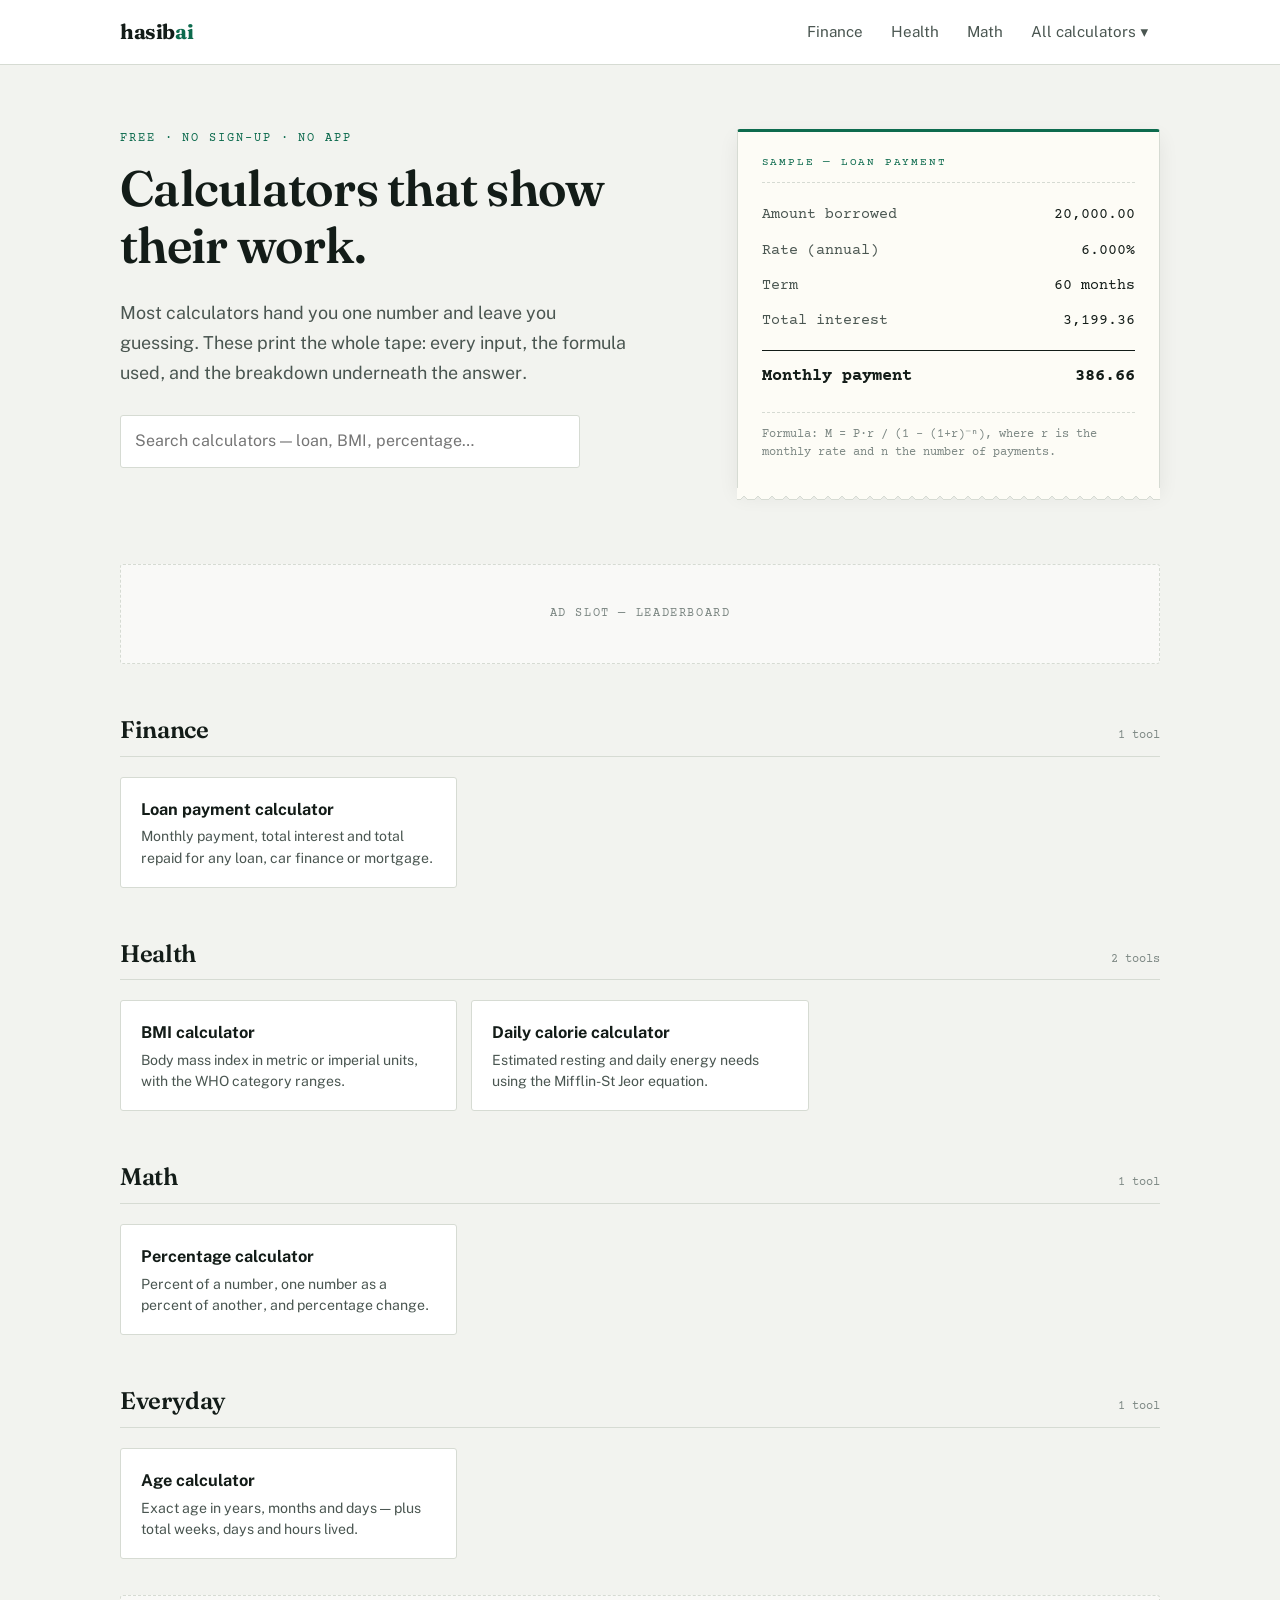
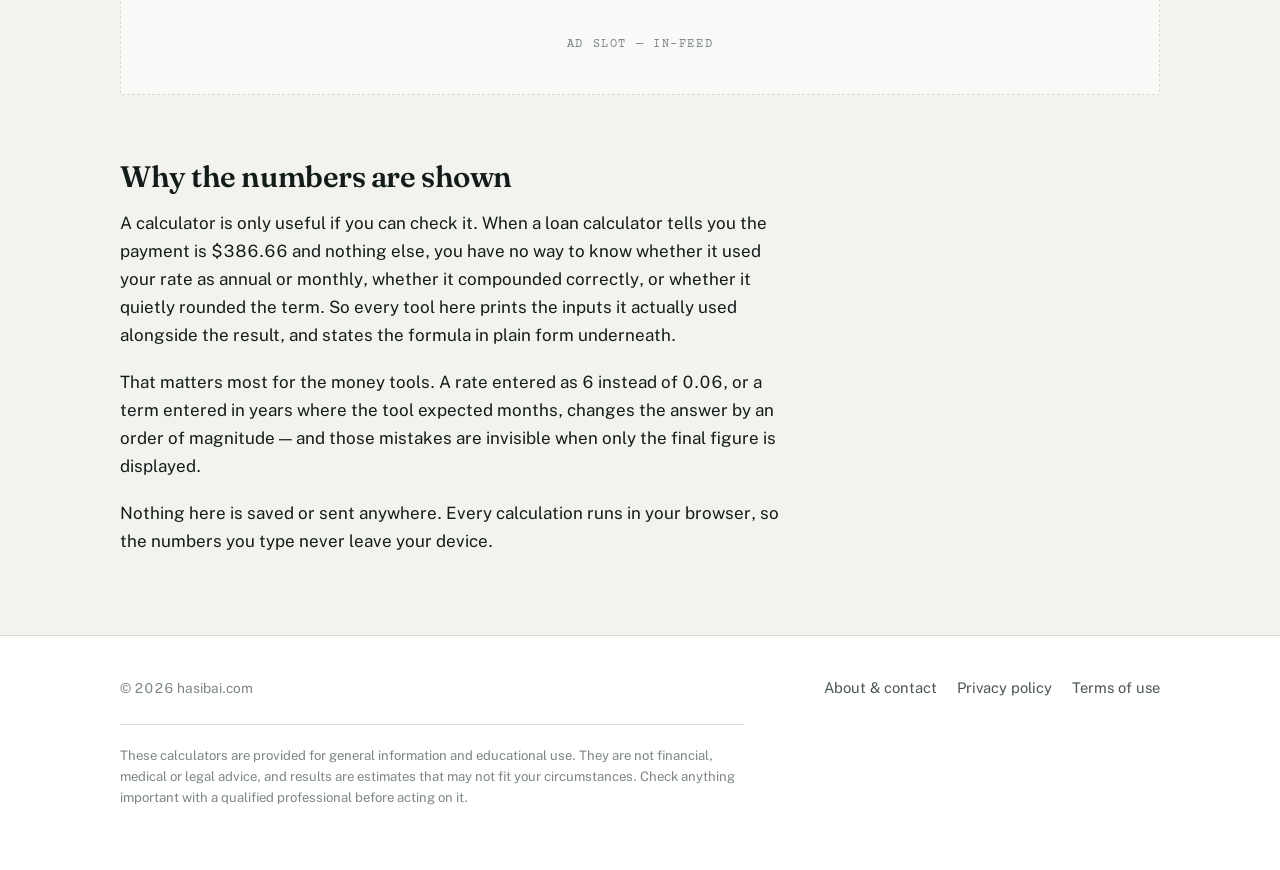
<file: index.html>
<!doctype html>
<html lang="en">
<head>
<meta charset="utf-8">
<meta name="viewport" content="width=device-width, initial-scale=1">
<title>Free Online Calculators — Finance, Health &amp; Math | hasibai</title>
<meta name="description" content="Free calculators for loans, BMI, daily calories, percentages and age. Every result shows the formula and the full breakdown behind it. No sign-up.">
<link rel="canonical" href="https://hasibai.com/">
<link rel="preconnect" href="https://fonts.googleapis.com">
<link rel="preconnect" href="https://fonts.gstatic.com" crossorigin>
<link href="https://fonts.googleapis.com/css2?family=Courier+Prime:wght@400;700&family=Fraunces:opsz,wght@9..144,500;9..144,600;9..144,700&family=Public+Sans:wght@400;600;700&display=swap" rel="stylesheet">
<link rel="stylesheet" href="/assets/styles.css">
<script async src="https://pagead2.googlesyndication.com/pagead/js/adsbygoogle.js?client=ca-pub-6021012628075208" crossorigin="anonymous"></script>
</head>
<body>

<header class="site-head">
  <div class="wrap head-in">
    <a class="mark" href="/">hasib<span>ai</span></a>
    <nav class="nav">
      <a class="nav-link" href="/loan-calculator.html">Finance</a>
      <a class="nav-link" href="/bmi-calculator.html">Health</a>
      <a class="nav-link" href="/percentage-calculator.html">Math</a>
      <div class="menu-wrap">
        <button class="nav-btn" data-menu-btn aria-expanded="false">All calculators ▾</button>
        <div class="menu" data-menu data-open="false">
          <div class="menu-cat">Finance</div>
          <a href="/loan-calculator.html">Loan payment calculator</a>
          <div class="menu-cat">Health</div>
          <a href="/bmi-calculator.html">BMI calculator</a>
          <a href="/calorie-calculator.html">Daily calorie calculator</a>
          <div class="menu-cat">Math</div>
          <a href="/percentage-calculator.html">Percentage calculator</a>
          <div class="menu-cat">Everyday</div>
          <a href="/age-calculator.html">Age calculator</a>
        </div>
      </div>
    </nav>
  </div>
</header>

<main>
<section class="hero">
  <div class="wrap hero-grid">
    <div>
      <p class="eyebrow">Free · No sign-up · No app</p>
      <h1>Calculators that show their work.</h1>
      <p class="lede">Most calculators hand you one number and leave you guessing. These print the whole tape: every input, the formula used, and the breakdown underneath the answer.</p>
      <div class="search">
        <label for="q" class="visually-hidden" style="position:absolute;left:-9999px">Search calculators</label>
        <input id="q" type="search" data-search placeholder="Search calculators — loan, BMI, percentage…" autocomplete="off">
      </div>
    </div>

    <div class="tape">
      <div class="tape-head">Sample — loan payment</div>
      <div class="tape-body">
        <div class="tape-row"><span>Amount borrowed</span><span>20,000.00</span></div>
        <div class="tape-row"><span>Rate (annual)</span><span>6.000%</span></div>
        <div class="tape-row"><span>Term</span><span>60 months</span></div>
        <div class="tape-row"><span>Total interest</span><span>3,199.36</span></div>
        <div class="tape-row tape-total"><span>Monthly payment</span><span>386.66</span></div>
        <div class="tape-note">Formula: M = P·r / (1 − (1+r)⁻ⁿ), where r is the monthly rate and n the number of payments.</div>
      </div>
    </div>
  </div>
</section>

<div class="wrap">

  <div class="ad">Ad slot — leaderboard</div>

  <section class="cat">
    <div class="cat-head"><h2>Finance</h2><span class="count">1 tool</span></div>
    <div class="cards">
      <a class="card" href="/loan-calculator.html">
        <strong>Loan payment calculator</strong>
        <span>Monthly payment, total interest and total repaid for any loan, car finance or mortgage.</span>
      </a>
    </div>
  </section>

  <section class="cat">
    <div class="cat-head"><h2>Health</h2><span class="count">2 tools</span></div>
    <div class="cards">
      <a class="card" href="/bmi-calculator.html">
        <strong>BMI calculator</strong>
        <span>Body mass index in metric or imperial units, with the WHO category ranges.</span>
      </a>
      <a class="card" href="/calorie-calculator.html">
        <strong>Daily calorie calculator</strong>
        <span>Estimated resting and daily energy needs using the Mifflin-St Jeor equation.</span>
      </a>
    </div>
  </section>

  <section class="cat">
    <div class="cat-head"><h2>Math</h2><span class="count">1 tool</span></div>
    <div class="cards">
      <a class="card" href="/percentage-calculator.html">
        <strong>Percentage calculator</strong>
        <span>Percent of a number, one number as a percent of another, and percentage change.</span>
      </a>
    </div>
  </section>

  <section class="cat">
    <div class="cat-head"><h2>Everyday</h2><span class="count">1 tool</span></div>
    <div class="cards">
      <a class="card" href="/age-calculator.html">
        <strong>Age calculator</strong>
        <span>Exact age in years, months and days — plus total weeks, days and hours lived.</span>
      </a>
    </div>
  </section>

  <div class="ad">Ad slot — in-feed</div>

  <section class="prose" style="margin-top:56px">
    <h2>Why the numbers are shown</h2>
    <p>A calculator is only useful if you can check it. When a loan calculator tells you the payment is $386.66 and nothing else, you have no way to know whether it used your rate as annual or monthly, whether it compounded correctly, or whether it quietly rounded the term. So every tool here prints the inputs it actually used alongside the result, and states the formula in plain form underneath.</p>
    <p>That matters most for the money tools. A rate entered as 6 instead of 0.06, or a term entered in years where the tool expected months, changes the answer by an order of magnitude — and those mistakes are invisible when only the final figure is displayed.</p>
    <p>Nothing here is saved or sent anywhere. Every calculation runs in your browser, so the numbers you type never leave your device.</p>
  </section>

</div>
</main>

<footer class="site-foot">
  <div class="wrap">
    <div class="foot-in">
      <p>© <span id="yr">2026</span> hasibai.com</p>
      <nav>
        <a href="/about.html">About &amp; contact</a>
        <a href="/privacy.html">Privacy policy</a>
        <a href="/terms.html">Terms of use</a>
      </nav>
    </div>
    <p class="disclaimer">These calculators are provided for general information and educational use. They are not financial, medical or legal advice, and results are estimates that may not fit your circumstances. Check anything important with a qualified professional before acting on it.</p>
  </div>
</footer>

<script src="/assets/site.js"></script>
<script>document.getElementById('yr').textContent = new Date().getFullYear();</script>
</body>
</html>
</file>
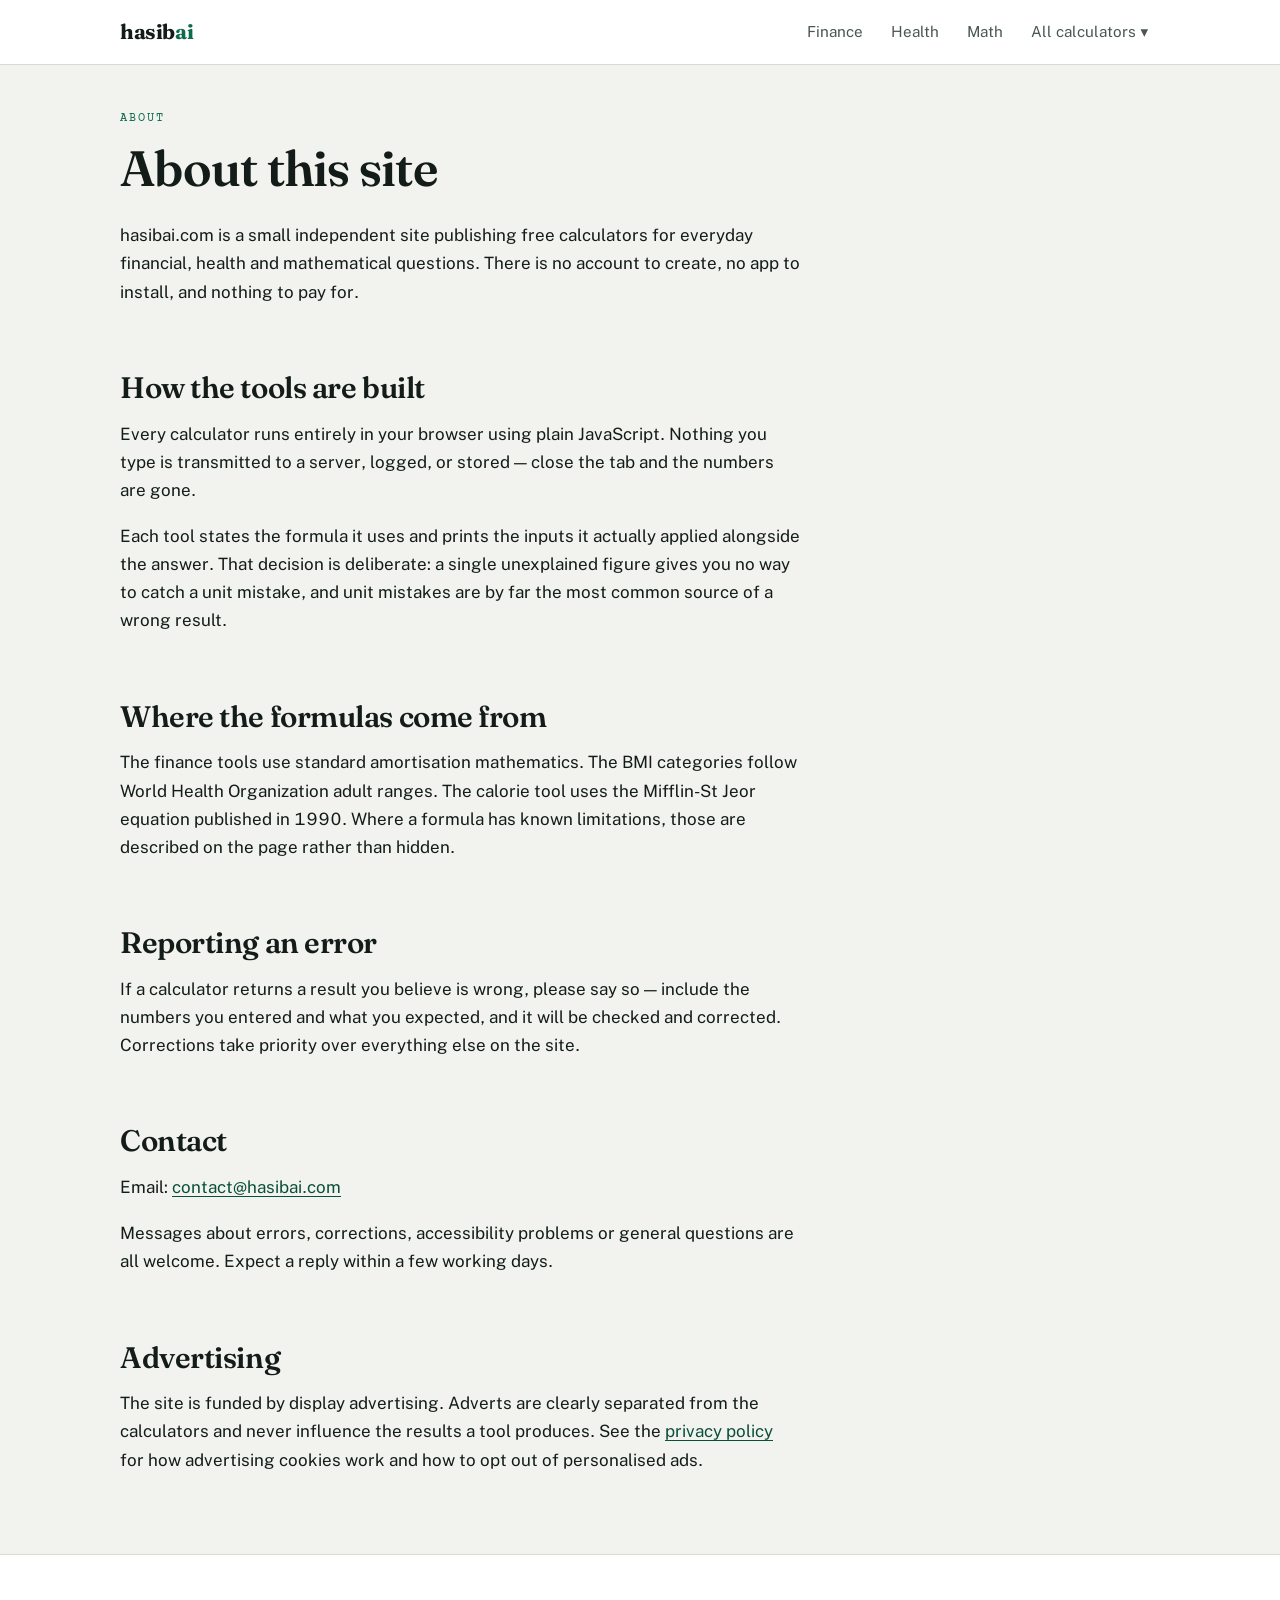
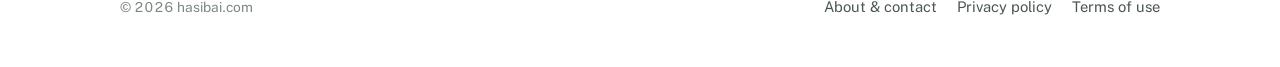
<file: about.html>
<!doctype html>
<html lang="en">
<head>
<meta charset="utf-8">
<meta name="viewport" content="width=device-width, initial-scale=1">
<title>About hasibai — Free Calculators That Show Their Work</title>
<meta name="description" content="Who runs hasibai.com, how the calculators are built and checked, and how to get in touch about an error or a suggestion.">
<link rel="canonical" href="https://hasibai.com/about.html">
<link rel="preconnect" href="https://fonts.googleapis.com">
<link rel="preconnect" href="https://fonts.gstatic.com" crossorigin>
<link href="https://fonts.googleapis.com/css2?family=Courier+Prime:wght@400;700&family=Fraunces:opsz,wght@9..144,500;9..144,600;9..144,700&family=Public+Sans:wght@400;600;700&display=swap" rel="stylesheet">
<link rel="stylesheet" href="/assets/styles.css">
<script async src="https://pagead2.googlesyndication.com/pagead/js/adsbygoogle.js?client=ca-pub-6021012628075208" crossorigin="anonymous"></script>
</head>
<body>

<header class="site-head">
  <div class="wrap head-in">
    <a class="mark" href="/">hasib<span>ai</span></a>
    <nav class="nav">
      <a class="nav-link" href="/loan-calculator.html">Finance</a>
      <a class="nav-link" href="/bmi-calculator.html">Health</a>
      <a class="nav-link" href="/percentage-calculator.html">Math</a>
      <div class="menu-wrap">
        <button class="nav-btn" data-menu-btn aria-expanded="false">All calculators &#9662;</button>
        <div class="menu" data-menu data-open="false">
          <div class="menu-cat">Finance</div>
          <a href="/loan-calculator.html">Loan payment calculator</a>
          <div class="menu-cat">Health</div>
          <a href="/bmi-calculator.html">BMI calculator</a>
          <a href="/calorie-calculator.html">Daily calorie calculator</a>
          <div class="menu-cat">Math</div>
          <a href="/percentage-calculator.html">Percentage calculator</a>
          <div class="menu-cat">Everyday</div>
          <a href="/age-calculator.html">Age calculator</a>
        </div>
      </div>
    </nav>
  </div>
</header>

<main class="wrap">
  <p class="eyebrow" style="margin-top:44px">About</p>
  <h1>About this site</h1>
  <section class="prose">

    <p>hasibai.com is a small independent site publishing free calculators for everyday financial, health and mathematical questions. There is no account to create, no app to install, and nothing to pay for.</p>

    <h2>How the tools are built</h2>
    <p>Every calculator runs entirely in your browser using plain JavaScript. Nothing you type is transmitted to a server, logged, or stored — close the tab and the numbers are gone.</p>
    <p>Each tool states the formula it uses and prints the inputs it actually applied alongside the answer. That decision is deliberate: a single unexplained figure gives you no way to catch a unit mistake, and unit mistakes are by far the most common source of a wrong result.</p>

    <h2>Where the formulas come from</h2>
    <p>The finance tools use standard amortisation mathematics. The BMI categories follow World Health Organization adult ranges. The calorie tool uses the Mifflin-St Jeor equation published in 1990. Where a formula has known limitations, those are described on the page rather than hidden.</p>

    <h2>Reporting an error</h2>
    <p>If a calculator returns a result you believe is wrong, please say so — include the numbers you entered and what you expected, and it will be checked and corrected. Corrections take priority over everything else on the site.</p>

    <h2>Contact</h2>
    <p>Email: <a href="mailto:contact@hasibai.com">contact@hasibai.com</a></p>
    <p>Messages about errors, corrections, accessibility problems or general questions are all welcome. Expect a reply within a few working days.</p>

    <h2>Advertising</h2>
    <p>The site is funded by display advertising. Adverts are clearly separated from the calculators and never influence the results a tool produces. See the <a href="/privacy.html">privacy policy</a> for how advertising cookies work and how to opt out of personalised ads.</p>
  </section>
</main>

<footer class="site-foot">
  <div class="wrap">
    <div class="foot-in">
      <p>&copy; <span id="yr">2026</span> hasibai.com</p>
      <nav>
        <a href="/about.html">About &amp; contact</a>
        <a href="/privacy.html">Privacy policy</a>
        <a href="/terms.html">Terms of use</a>
      </nav>
    </div>
  </div>
</footer>

<script src="/assets/site.js"></script>
<script>document.getElementById('yr').textContent = new Date().getFullYear();</script>
</body>
</html>
</file>
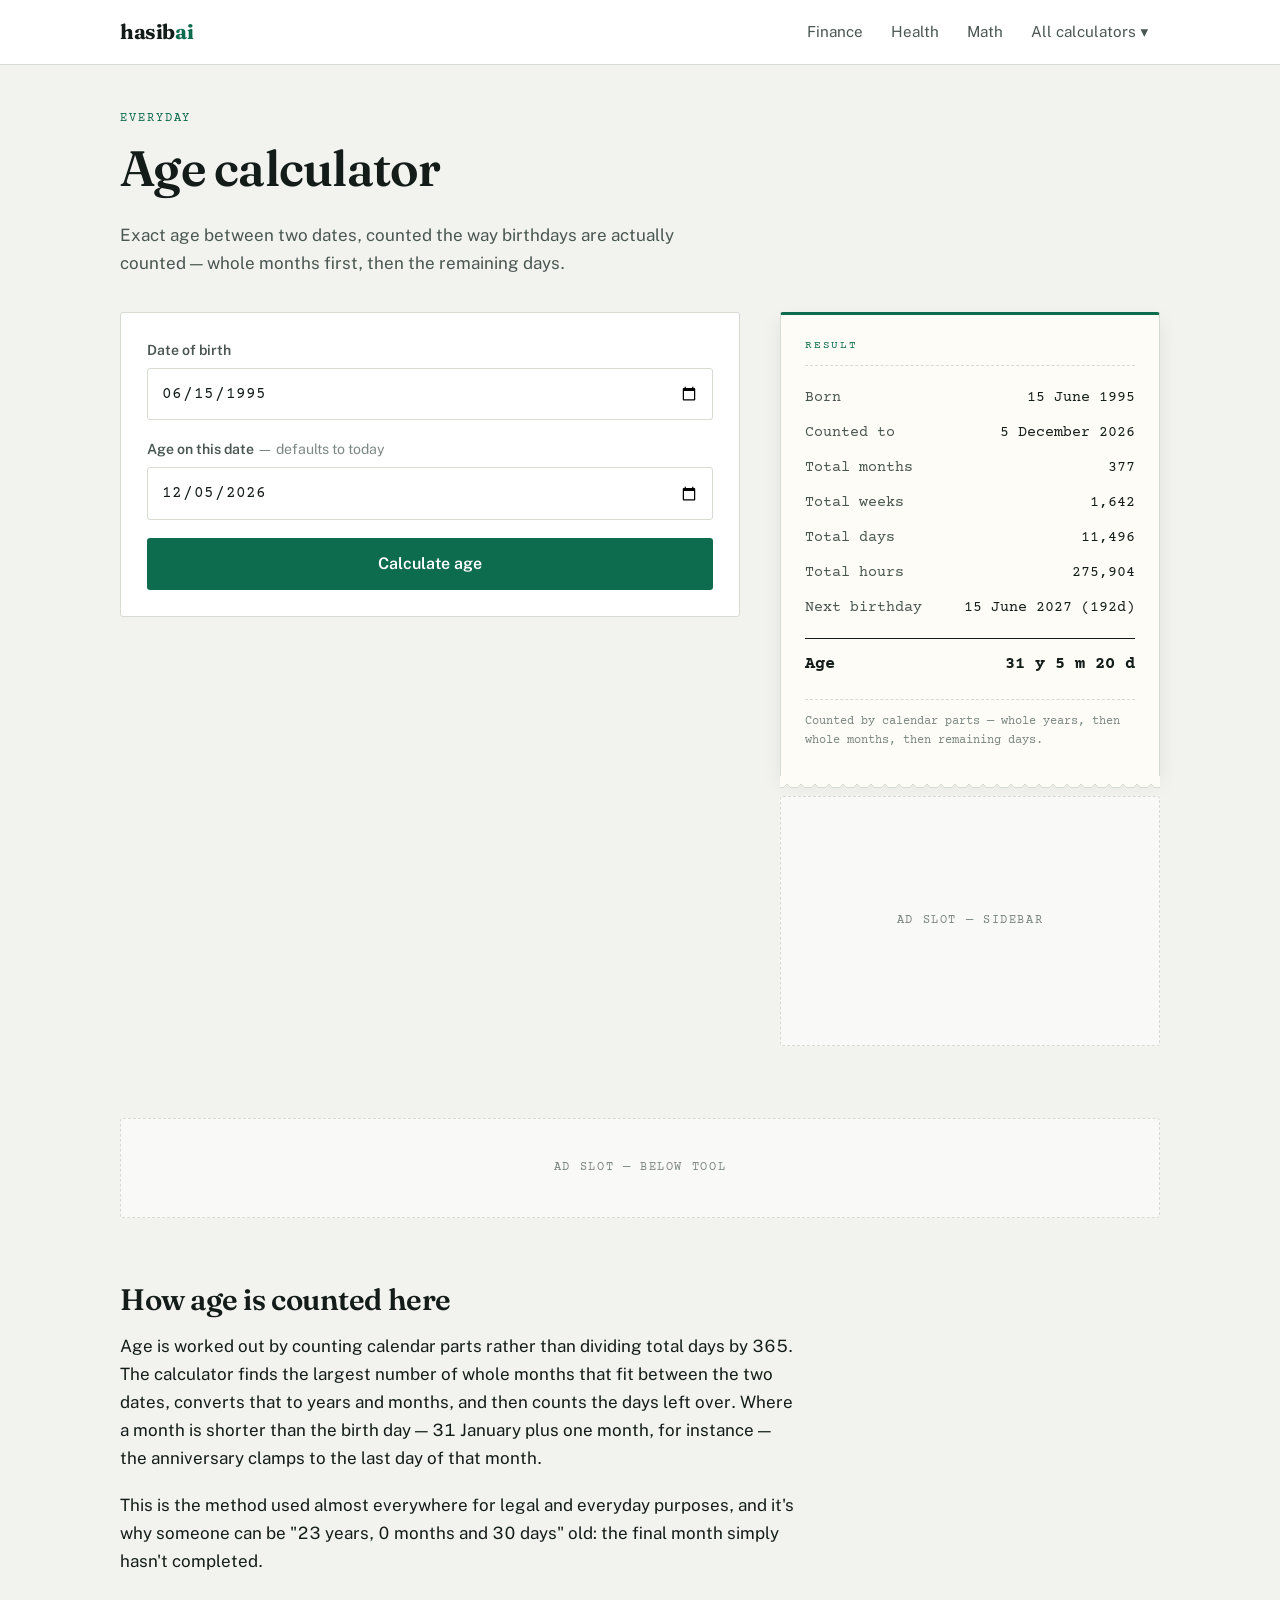
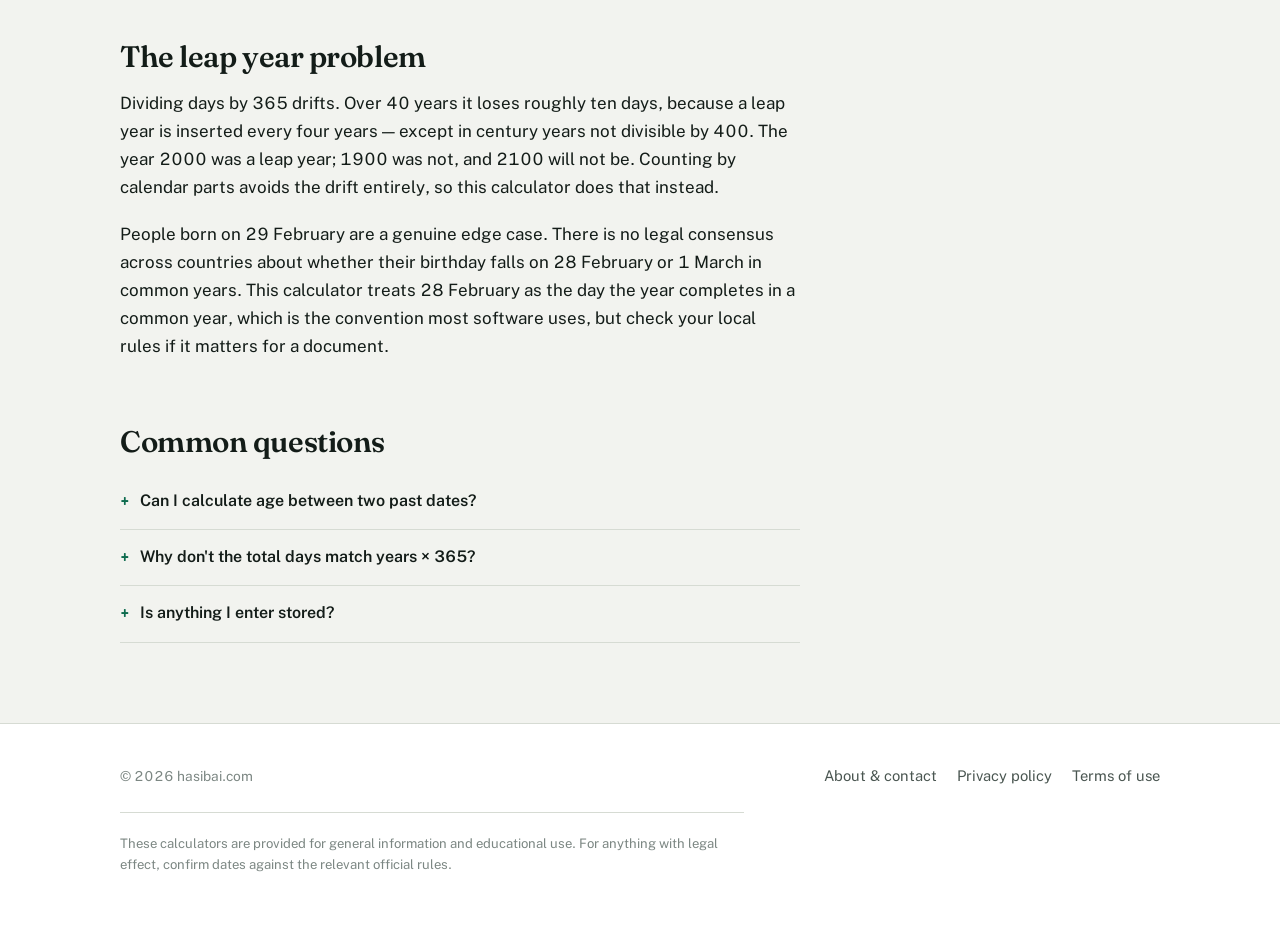
<file: age-calculator.html>
<!doctype html>
<html lang="en">
<head>
<meta charset="utf-8">
<meta name="viewport" content="width=device-width, initial-scale=1">
<title>Age Calculator — Exact Age in Years, Months and Days | hasibai</title>
<meta name="description" content="Calculate exact age from a date of birth in years, months and days, plus total weeks, days and hours lived, and the countdown to the next birthday.">
<link rel="canonical" href="https://hasibai.com/age-calculator.html">
<link rel="preconnect" href="https://fonts.googleapis.com">
<link rel="preconnect" href="https://fonts.gstatic.com" crossorigin>
<link href="https://fonts.googleapis.com/css2?family=Courier+Prime:wght@400;700&family=Fraunces:opsz,wght@9..144,500;9..144,600;9..144,700&family=Public+Sans:wght@400;600;700&display=swap" rel="stylesheet">
<link rel="stylesheet" href="/assets/styles.css">
<script async src="https://pagead2.googlesyndication.com/pagead/js/adsbygoogle.js?client=ca-pub-6021012628075208" crossorigin="anonymous"></script>
</head>
<body>

<header class="site-head">
  <div class="wrap head-in">
    <a class="mark" href="/">hasib<span>ai</span></a>
    <nav class="nav">
      <a class="nav-link" href="/loan-calculator.html">Finance</a>
      <a class="nav-link" href="/bmi-calculator.html">Health</a>
      <a class="nav-link" href="/percentage-calculator.html">Math</a>
      <div class="menu-wrap">
        <button class="nav-btn" data-menu-btn aria-expanded="false">All calculators ▾</button>
        <div class="menu" data-menu data-open="false">
          <div class="menu-cat">Finance</div>
          <a href="/loan-calculator.html">Loan payment calculator</a>
          <div class="menu-cat">Health</div>
          <a href="/bmi-calculator.html">BMI calculator</a>
          <a href="/calorie-calculator.html">Daily calorie calculator</a>
          <div class="menu-cat">Math</div>
          <a href="/percentage-calculator.html">Percentage calculator</a>
          <div class="menu-cat">Everyday</div>
          <a href="/age-calculator.html">Age calculator</a>
        </div>
      </div>
    </nav>
  </div>
</header>

<main class="wrap">
  <p class="eyebrow" style="margin-top:44px">Everyday</p>
  <h1>Age calculator</h1>
  <p class="lede" style="max-width:60ch;color:var(--ink-2)">Exact age between two dates, counted the way birthdays are actually counted — whole months first, then the remaining days.</p>

  <div class="calc-grid" style="margin-top:34px">
    <div class="panel">
      <p class="err" id="err"></p>
      <div class="field">
        <label for="dob">Date of birth</label>
        <input id="dob" type="date" value="1995-06-15">
      </div>
      <div class="field">
        <label for="on">Age on this date <span class="hint">— defaults to today</span></label>
        <input id="on" type="date">
      </div>
      <button class="btn" id="go">Calculate age</button>
    </div>

    <div>
      <div class="tape" id="tape">
        <div class="tape-head">Result</div>
        <div class="tape-body"><div class="tape-empty">Enter a date of birth to begin.</div></div>
      </div>
      <div class="ad ad-side">Ad slot — sidebar</div>
    </div>
  </div>

  <div class="ad">Ad slot — below tool</div>

  <section class="prose">
    <h2>How age is counted here</h2>
    <p>Age is worked out by counting calendar parts rather than dividing total days by 365. The calculator finds the largest number of whole months that fit between the two dates, converts that to years and months, and then counts the days left over. Where a month is shorter than the birth day &mdash; 31 January plus one month, for instance &mdash; the anniversary clamps to the last day of that month.</p>
    <p>This is the method used almost everywhere for legal and everyday purposes, and it's why someone can be "23 years, 0 months and 30 days" old: the final month simply hasn't completed.</p>

    <h2>The leap year problem</h2>
    <p>Dividing days by 365 drifts. Over 40 years it loses roughly ten days, because a leap year is inserted every four years — except in century years not divisible by 400. The year 2000 was a leap year; 1900 was not, and 2100 will not be. Counting by calendar parts avoids the drift entirely, so this calculator does that instead.</p>
    <p>People born on 29 February are a genuine edge case. There is no legal consensus across countries about whether their birthday falls on 28 February or 1 March in common years. This calculator treats 28 February as the day the year completes in a common year, which is the convention most software uses, but check your local rules if it matters for a document.</p>

    <h2>Common questions</h2>
    <details><summary>Can I calculate age between two past dates?</summary>
      <p>Yes. The second field defaults to today, but you can set it to any date — useful for working out how old someone was at a particular event, or the gap between two dates for a form.</p></details>
    <details><summary>Why don't the total days match years × 365?</summary>
      <p>Because of leap days. The total days figure is a true count between the two dates, so it will be higher than a 365-a-year estimate by roughly one day for every four years elapsed.</p></details>
    <details><summary>Is anything I enter stored?</summary>
      <p>No. The calculation runs entirely in your browser. The dates aren't sent to a server and aren't saved anywhere.</p></details>
  </section>
</main>

<footer class="site-foot">
  <div class="wrap">
    <div class="foot-in">
      <p>© <span id="yr">2026</span> hasibai.com</p>
      <nav>
        <a href="/about.html">About &amp; contact</a>
        <a href="/privacy.html">Privacy policy</a>
        <a href="/terms.html">Terms of use</a>
      </nav>
    </div>
    <p class="disclaimer">These calculators are provided for general information and educational use. For anything with legal effect, confirm dates against the relevant official rules.</p>
  </div>
</footer>

<script src="/assets/site.js"></script>
<script>
document.getElementById('yr').textContent = new Date().getFullYear();

var tape = document.getElementById('tape');
var err  = document.getElementById('err');
var onEl = document.getElementById('on');

function todayISO() {
  var t = new Date();
  return t.getFullYear() + '-' + String(t.getMonth() + 1).padStart(2, '0') + '-' + String(t.getDate()).padStart(2, '0');
}
onEl.value = todayISO();

function parseISO(s) {
  var p = (s || '').split('-');
  if (p.length !== 3) return null;
  var d = new Date(+p[0], +p[1] - 1, +p[2]);
  if (isNaN(d) || d.getMonth() !== +p[1] - 1) return null;
  return d;
}
function daysInMonth(y, m) { return new Date(y, m + 1, 0).getDate(); }

/* Add n months, clamping to the last day of the target month.
   31 Jan + 1 month = 28/29 Feb, which keeps the day count non-negative. */
function addMonths(d, n) {
  var t = new Date(d.getFullYear(), d.getMonth() + n, 1);
  t.setDate(Math.min(d.getDate(), daysInMonth(t.getFullYear(), t.getMonth())));
  return t;
}

var MONTHS = ['January','February','March','April','May','June','July','August','September','October','November','December'];

function fmt(d) { return d.getDate() + ' ' + MONTHS[d.getMonth()] + ' ' + d.getFullYear(); }

function calc() {
  var from = parseISO(document.getElementById('dob').value);
  var to   = parseISO(onEl.value);
  if (!from) return showError(err, 'Enter a valid date of birth.');
  if (!to)   return showError(err, 'Enter a valid end date.');
  if (to < from) return showError(err, 'The end date is before the date of birth.');
  showError(err, '');

  // whole months elapsed, then the days left over
  var months = (to.getFullYear() - from.getFullYear()) * 12 + (to.getMonth() - from.getMonth());
  if (addMonths(from, months) > to) months -= 1;
  var anchor = addMonths(from, months);
  var d = Math.round((to - anchor) / 86400000);
  var y = Math.floor(months / 12);
  var m = months % 12;

  var totalDays = Math.round((to - from) / 86400000);

  // today is the birthday when no months and no days remain past the last anniversary
  var nb = (m === 0 && d === 0) ? to : addMonths(from, (y + 1) * 12);
  var untilBirthday = Math.round((nb - to) / 86400000);

  printTape(tape, [
    ['Born', fmt(from)],
    ['Counted to', fmt(to)],
    ['Total months', num(months)],
    ['Total weeks', num(Math.floor(totalDays / 7))],
    ['Total days', num(totalDays)],
    ['Total hours', num(totalDays * 24)],
    ['Next birthday', fmt(nb) + ' (' + untilBirthday + 'd)'],
    ['Age', y + ' y  ' + m + ' m  ' + d + ' d', true]
  ], 'Counted by calendar parts \u2014 whole years, then whole months, then remaining days.');
}

document.getElementById('go').addEventListener('click', calc);
document.getElementById('dob').addEventListener('change', calc);
onEl.addEventListener('change', calc);
calc();
</script>
</body>
</html>
</file>
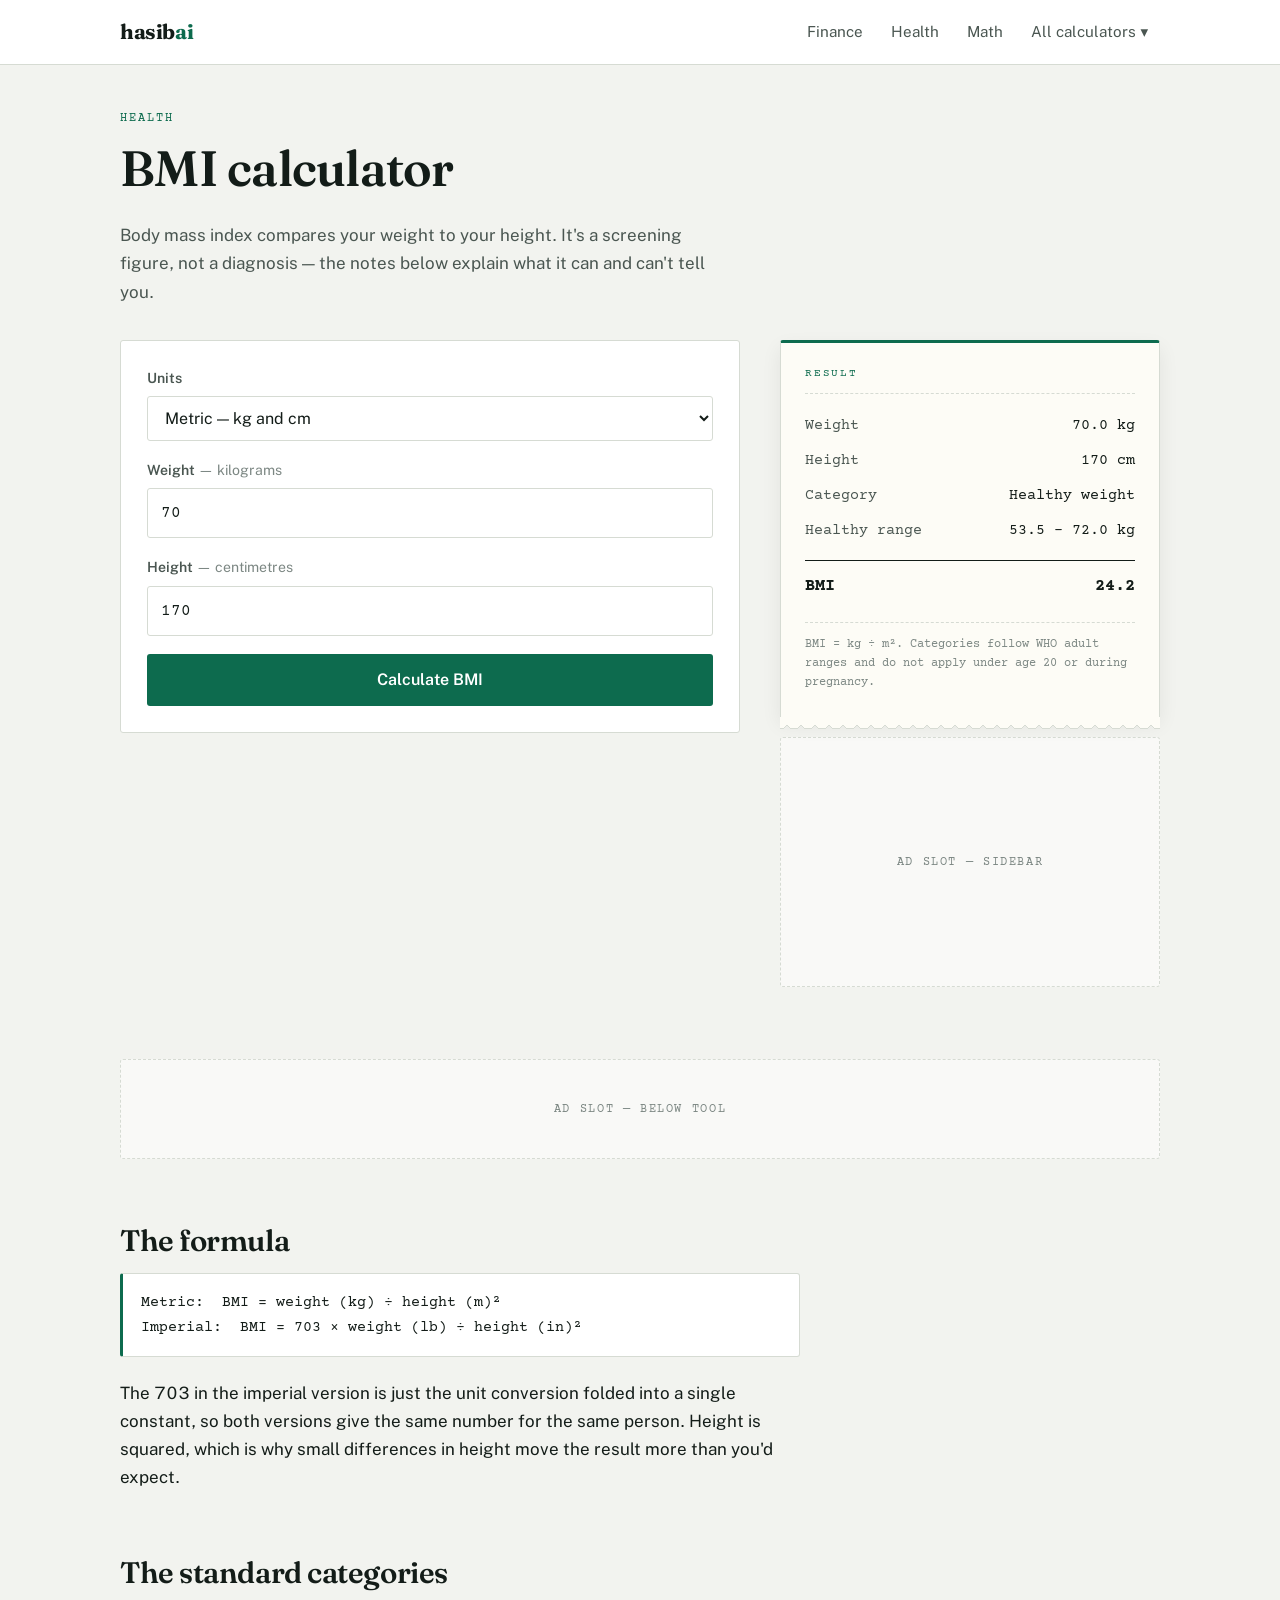
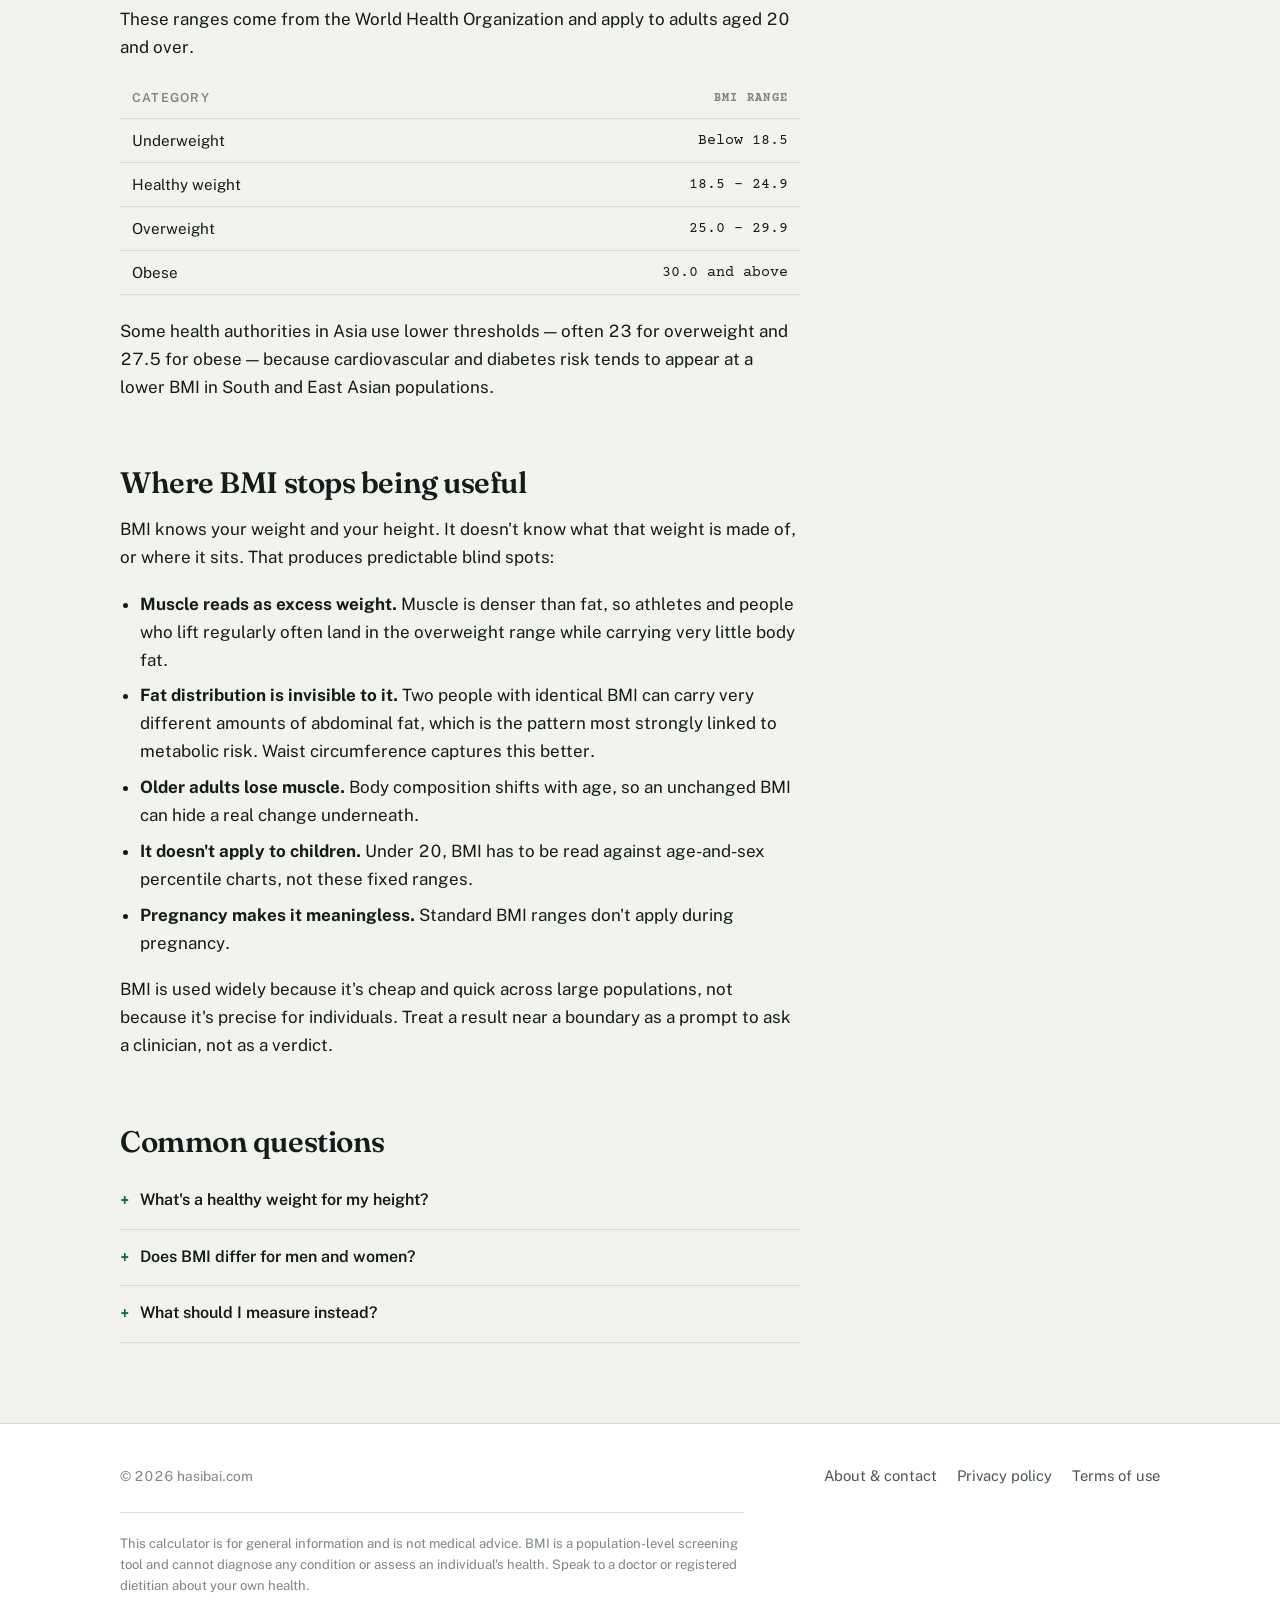
<file: bmi-calculator.html>
<!doctype html>
<html lang="en">
<head>
<meta charset="utf-8">
<meta name="viewport" content="width=device-width, initial-scale=1">
<title>BMI Calculator — Metric &amp; Imperial with WHO Categories | hasibai</title>
<meta name="description" content="Calculate body mass index in metric or imperial units. Shows your BMI, the WHO category it falls in, and the healthy weight range for your height.">
<link rel="canonical" href="https://hasibai.com/bmi-calculator.html">
<link rel="preconnect" href="https://fonts.googleapis.com">
<link rel="preconnect" href="https://fonts.gstatic.com" crossorigin>
<link href="https://fonts.googleapis.com/css2?family=Courier+Prime:wght@400;700&family=Fraunces:opsz,wght@9..144,500;9..144,600;9..144,700&family=Public+Sans:wght@400;600;700&display=swap" rel="stylesheet">
<link rel="stylesheet" href="/assets/styles.css">
<script async src="https://pagead2.googlesyndication.com/pagead/js/adsbygoogle.js?client=ca-pub-6021012628075208" crossorigin="anonymous"></script>
</head>
<body>

<header class="site-head">
  <div class="wrap head-in">
    <a class="mark" href="/">hasib<span>ai</span></a>
    <nav class="nav">
      <a class="nav-link" href="/loan-calculator.html">Finance</a>
      <a class="nav-link" href="/bmi-calculator.html">Health</a>
      <a class="nav-link" href="/percentage-calculator.html">Math</a>
      <div class="menu-wrap">
        <button class="nav-btn" data-menu-btn aria-expanded="false">All calculators ▾</button>
        <div class="menu" data-menu data-open="false">
          <div class="menu-cat">Finance</div>
          <a href="/loan-calculator.html">Loan payment calculator</a>
          <div class="menu-cat">Health</div>
          <a href="/bmi-calculator.html">BMI calculator</a>
          <a href="/calorie-calculator.html">Daily calorie calculator</a>
          <div class="menu-cat">Math</div>
          <a href="/percentage-calculator.html">Percentage calculator</a>
          <div class="menu-cat">Everyday</div>
          <a href="/age-calculator.html">Age calculator</a>
        </div>
      </div>
    </nav>
  </div>
</header>

<main class="wrap">
  <p class="eyebrow" style="margin-top:44px">Health</p>
  <h1>BMI calculator</h1>
  <p class="lede" style="max-width:60ch;color:var(--ink-2)">Body mass index compares your weight to your height. It's a screening figure, not a diagnosis — the notes below explain what it can and can't tell you.</p>

  <div class="calc-grid" style="margin-top:34px">
    <div class="panel">
      <p class="err" id="err"></p>
      <div class="field">
        <label for="units">Units</label>
        <select id="units">
          <option value="m" selected>Metric — kg and cm</option>
          <option value="i">Imperial — pounds, feet and inches</option>
        </select>
      </div>

      <div id="metric">
        <div class="field">
          <label for="kg">Weight <span class="hint">— kilograms</span></label>
          <input id="kg" type="number" inputmode="decimal" value="70" min="0" step="any">
        </div>
        <div class="field">
          <label for="cm">Height <span class="hint">— centimetres</span></label>
          <input id="cm" type="number" inputmode="decimal" value="170" min="0" step="any">
        </div>
      </div>

      <div id="imperial" hidden>
        <div class="field">
          <label for="lb">Weight <span class="hint">— pounds</span></label>
          <input id="lb" type="number" inputmode="decimal" value="154" min="0" step="any">
        </div>
        <div class="field-row">
          <div class="field">
            <label for="ft">Height — feet</label>
            <input id="ft" type="number" inputmode="numeric" value="5" min="0" step="any">
          </div>
          <div class="field">
            <label for="in">Height — inches</label>
            <input id="in" type="number" inputmode="decimal" value="7" min="0" step="any">
          </div>
        </div>
      </div>

      <button class="btn" id="go">Calculate BMI</button>
    </div>

    <div>
      <div class="tape" id="tape">
        <div class="tape-head">Result</div>
        <div class="tape-body"><div class="tape-empty">Enter your height and weight, then press Calculate.</div></div>
      </div>
      <div class="ad ad-side">Ad slot — sidebar</div>
    </div>
  </div>

  <div class="ad">Ad slot — below tool</div>

  <section class="prose">
    <h2>The formula</h2>
    <div class="formula">Metric:&nbsp; BMI = weight (kg) ÷ height (m)²<br>
    Imperial:&nbsp; BMI = 703 × weight (lb) ÷ height (in)²</div>
    <p>The 703 in the imperial version is just the unit conversion folded into a single constant, so both versions give the same number for the same person. Height is squared, which is why small differences in height move the result more than you'd expect.</p>

    <h2>The standard categories</h2>
    <p>These ranges come from the World Health Organization and apply to adults aged 20 and over.</p>
    <table>
      <thead><tr><th>Category</th><th>BMI range</th></tr></thead>
      <tbody>
        <tr><td>Underweight</td><td>Below 18.5</td></tr>
        <tr><td>Healthy weight</td><td>18.5 – 24.9</td></tr>
        <tr><td>Overweight</td><td>25.0 – 29.9</td></tr>
        <tr><td>Obese</td><td>30.0 and above</td></tr>
      </tbody>
    </table>
    <p>Some health authorities in Asia use lower thresholds — often 23 for overweight and 27.5 for obese — because cardiovascular and diabetes risk tends to appear at a lower BMI in South and East Asian populations.</p>

    <h2>Where BMI stops being useful</h2>
    <p>BMI knows your weight and your height. It doesn't know what that weight is made of, or where it sits. That produces predictable blind spots:</p>
    <ul>
      <li><strong>Muscle reads as excess weight.</strong> Muscle is denser than fat, so athletes and people who lift regularly often land in the overweight range while carrying very little body fat.</li>
      <li><strong>Fat distribution is invisible to it.</strong> Two people with identical BMI can carry very different amounts of abdominal fat, which is the pattern most strongly linked to metabolic risk. Waist circumference captures this better.</li>
      <li><strong>Older adults lose muscle.</strong> Body composition shifts with age, so an unchanged BMI can hide a real change underneath.</li>
      <li><strong>It doesn't apply to children.</strong> Under 20, BMI has to be read against age-and-sex percentile charts, not these fixed ranges.</li>
      <li><strong>Pregnancy makes it meaningless.</strong> Standard BMI ranges don't apply during pregnancy.</li>
    </ul>
    <p>BMI is used widely because it's cheap and quick across large populations, not because it's precise for individuals. Treat a result near a boundary as a prompt to ask a clinician, not as a verdict.</p>

    <h2>Common questions</h2>
    <details><summary>What's a healthy weight for my height?</summary>
      <p>The tape shows the weight range that corresponds to a BMI of 18.5 to 24.9 at the height you entered. It's a range rather than a target, and where you sit within it matters less than the other markers a doctor would look at.</p></details>
    <details><summary>Does BMI differ for men and women?</summary>
      <p>The formula and the thresholds are the same. Women typically carry a higher percentage of body fat at the same BMI, which is one more reason the number is a rough screen rather than a measure of body composition.</p></details>
    <details><summary>What should I measure instead?</summary>
      <p>Waist circumference, or waist-to-height ratio, tracks abdominal fat more directly and takes seconds with a tape measure. Body fat percentage via DEXA or bioimpedance is more precise again. A clinician will usually look at blood pressure, blood glucose and lipids alongside any of these.</p></details>
  </section>
</main>

<footer class="site-foot">
  <div class="wrap">
    <div class="foot-in">
      <p>© <span id="yr">2026</span> hasibai.com</p>
      <nav>
        <a href="/about.html">About &amp; contact</a>
        <a href="/privacy.html">Privacy policy</a>
        <a href="/terms.html">Terms of use</a>
      </nav>
    </div>
    <p class="disclaimer">This calculator is for general information and is not medical advice. BMI is a population-level screening tool and cannot diagnose any condition or assess an individual's health. Speak to a doctor or registered dietitian about your own health.</p>
  </div>
</footer>

<script src="/assets/site.js"></script>
<script>
document.getElementById('yr').textContent = new Date().getFullYear();

var tape = document.getElementById('tape');
var err  = document.getElementById('err');
var units = document.getElementById('units');

units.addEventListener('change', function () {
  var imp = units.value === 'i';
  document.getElementById('metric').hidden = imp;
  document.getElementById('imperial').hidden = !imp;
  calc();
});

function category(b) {
  if (b < 18.5) return 'Underweight';
  if (b < 25)   return 'Healthy weight';
  if (b < 30)   return 'Overweight';
  return 'Obese';
}

function calc() {
  var imp = units.value === 'i';
  var kg, m, wLabel, hLabel;

  if (imp) {
    var lb = parseFloat(document.getElementById('lb').value);
    var ft = parseFloat(document.getElementById('ft').value) || 0;
    var inch = parseFloat(document.getElementById('in').value) || 0;
    var totalIn = ft * 12 + inch;
    if (!isFinite(lb) || lb <= 0)   return showError(err, 'Enter a weight greater than zero.');
    if (!(totalIn > 0))             return showError(err, 'Enter a height greater than zero.');
    kg = lb * 0.45359237;
    m  = totalIn * 0.0254;
    wLabel = num(lb, 1) + ' lb';
    hLabel = ft + '\u2032 ' + num(inch, 0) + '\u2033';
  } else {
    kg = parseFloat(document.getElementById('kg').value);
    var cm = parseFloat(document.getElementById('cm').value);
    if (!isFinite(kg) || kg <= 0)  return showError(err, 'Enter a weight greater than zero.');
    if (!isFinite(cm) || cm <= 0)  return showError(err, 'Enter a height greater than zero.');
    m = cm / 100;
    wLabel = num(kg, 1) + ' kg';
    hLabel = num(cm, 0) + ' cm';
  }
  showError(err, '');

  var bmi = kg / (m * m);
  var lo = 18.5 * m * m, hi = 24.9 * m * m;
  var range = imp
    ? num(lo / 0.45359237, 0) + ' – ' + num(hi / 0.45359237, 0) + ' lb'
    : num(lo, 1) + ' – ' + num(hi, 1) + ' kg';

  printTape(tape, [
    ['Weight', wLabel],
    ['Height', hLabel],
    ['Category', category(bmi)],
    ['Healthy range', range],
    ['BMI', bmi.toFixed(1), true]
  ], 'BMI = kg ÷ m². Categories follow WHO adult ranges and do not apply under age 20 or during pregnancy.');
}

document.getElementById('go').addEventListener('click', calc);
calc();
</script>
</body>
</html>
</file>
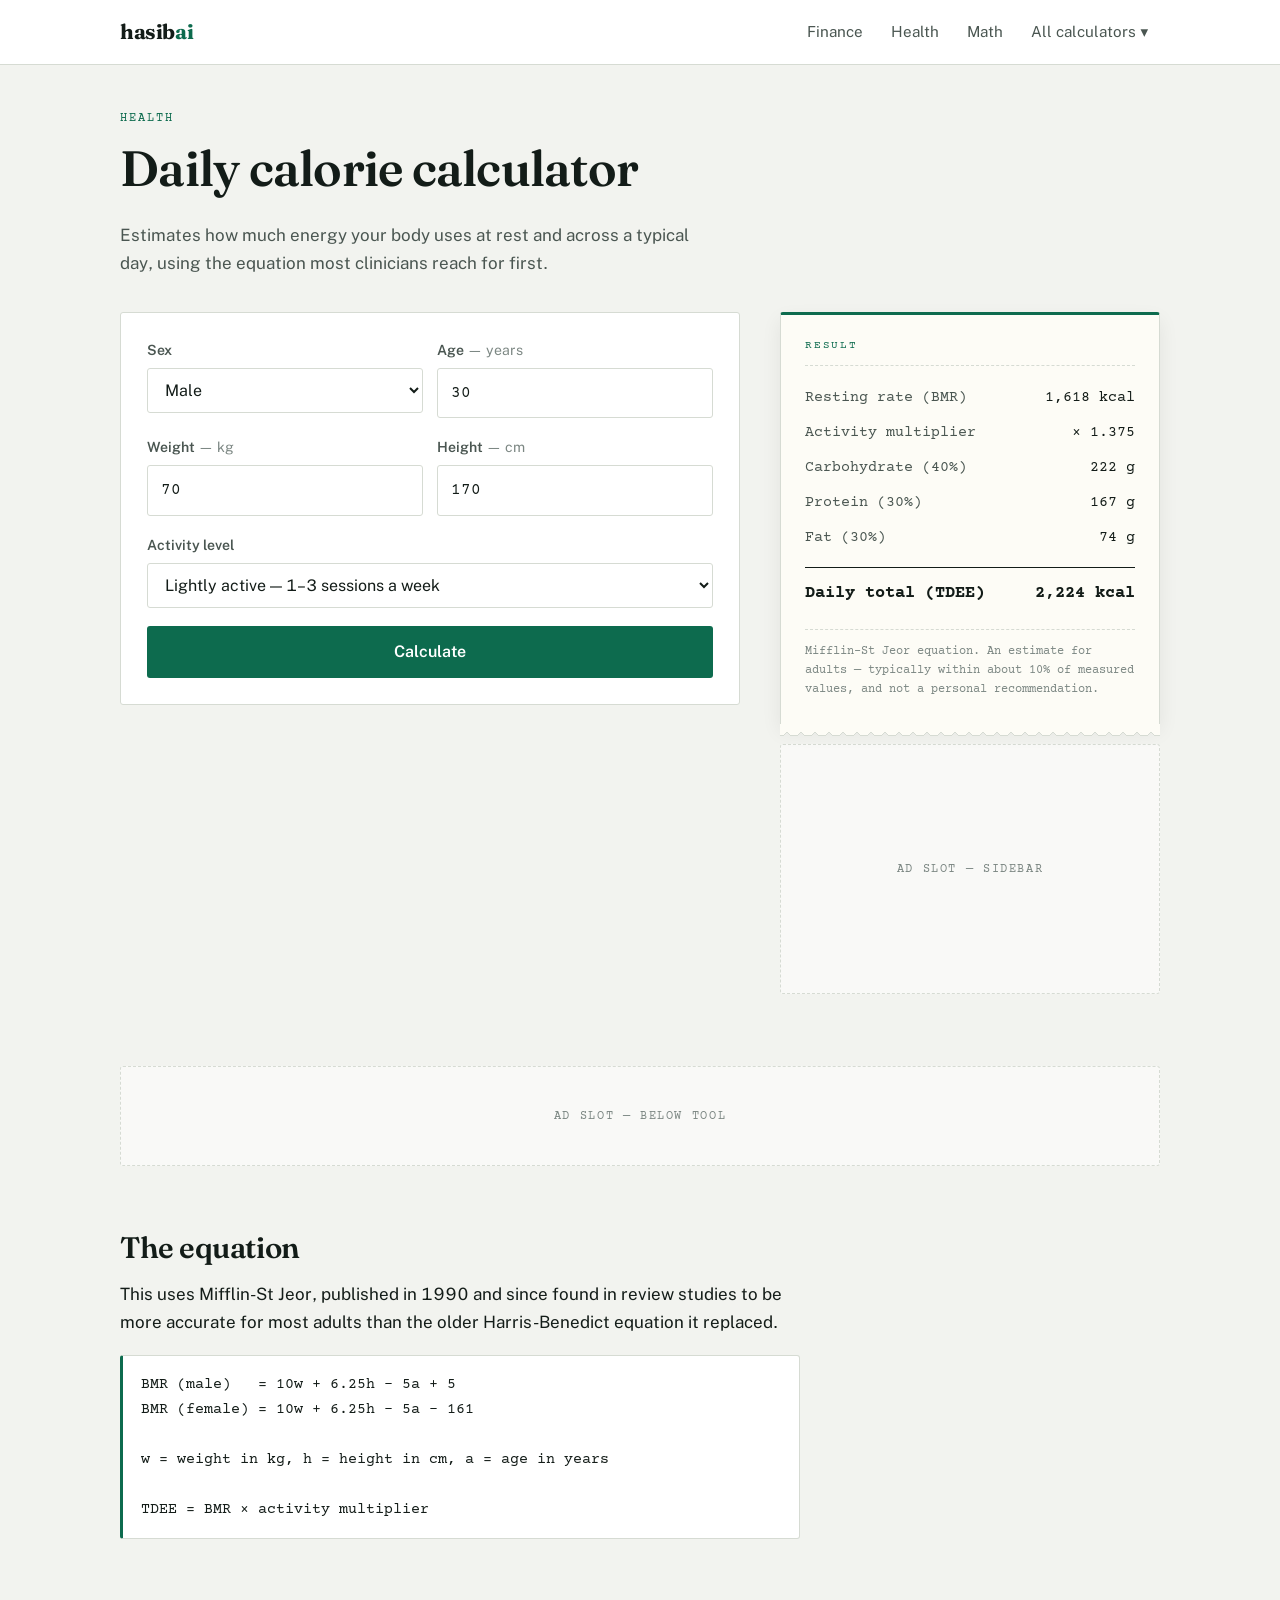
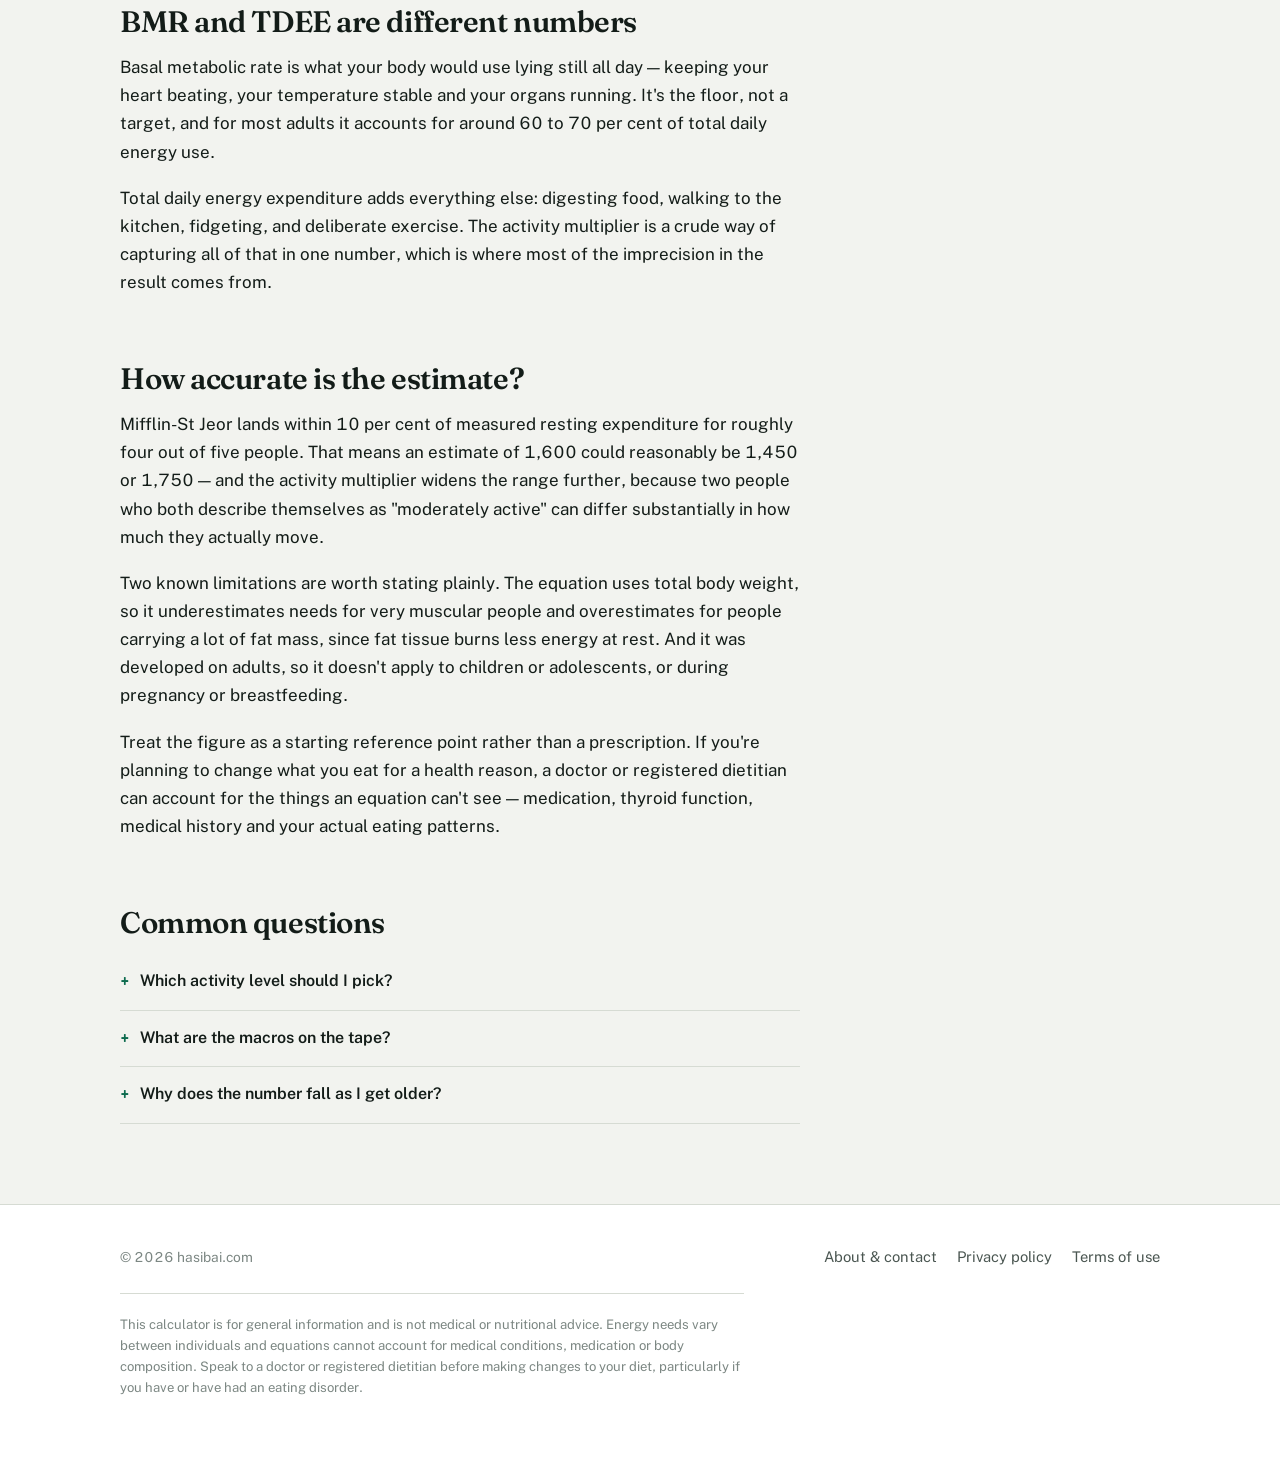
<file: calorie-calculator.html>
<!doctype html>
<html lang="en">
<head>
<meta charset="utf-8">
<meta name="viewport" content="width=device-width, initial-scale=1">
<title>Daily Calorie Calculator — BMR and TDEE (Mifflin-St Jeor) | hasibai</title>
<meta name="description" content="Estimate resting metabolic rate and total daily energy expenditure using the Mifflin-St Jeor equation, with the activity multiplier and formula shown.">
<link rel="canonical" href="https://hasibai.com/calorie-calculator.html">
<link rel="preconnect" href="https://fonts.googleapis.com">
<link rel="preconnect" href="https://fonts.gstatic.com" crossorigin>
<link href="https://fonts.googleapis.com/css2?family=Courier+Prime:wght@400;700&family=Fraunces:opsz,wght@9..144,500;9..144,600;9..144,700&family=Public+Sans:wght@400;600;700&display=swap" rel="stylesheet">
<link rel="stylesheet" href="/assets/styles.css">
<script async src="https://pagead2.googlesyndication.com/pagead/js/adsbygoogle.js?client=ca-pub-6021012628075208" crossorigin="anonymous"></script>
</head>
<body>

<header class="site-head">
  <div class="wrap head-in">
    <a class="mark" href="/">hasib<span>ai</span></a>
    <nav class="nav">
      <a class="nav-link" href="/loan-calculator.html">Finance</a>
      <a class="nav-link" href="/bmi-calculator.html">Health</a>
      <a class="nav-link" href="/percentage-calculator.html">Math</a>
      <div class="menu-wrap">
        <button class="nav-btn" data-menu-btn aria-expanded="false">All calculators ▾</button>
        <div class="menu" data-menu data-open="false">
          <div class="menu-cat">Finance</div>
          <a href="/loan-calculator.html">Loan payment calculator</a>
          <div class="menu-cat">Health</div>
          <a href="/bmi-calculator.html">BMI calculator</a>
          <a href="/calorie-calculator.html">Daily calorie calculator</a>
          <div class="menu-cat">Math</div>
          <a href="/percentage-calculator.html">Percentage calculator</a>
          <div class="menu-cat">Everyday</div>
          <a href="/age-calculator.html">Age calculator</a>
        </div>
      </div>
    </nav>
  </div>
</header>

<main class="wrap">
  <p class="eyebrow" style="margin-top:44px">Health</p>
  <h1>Daily calorie calculator</h1>
  <p class="lede" style="max-width:60ch;color:var(--ink-2)">Estimates how much energy your body uses at rest and across a typical day, using the equation most clinicians reach for first.</p>

  <div class="calc-grid" style="margin-top:34px">
    <div class="panel">
      <p class="err" id="err"></p>
      <div class="field-row">
        <div class="field">
          <label for="sex">Sex</label>
          <select id="sex">
            <option value="m" selected>Male</option>
            <option value="f">Female</option>
          </select>
        </div>
        <div class="field">
          <label for="age">Age <span class="hint">— years</span></label>
          <input id="age" type="number" inputmode="numeric" value="30" min="15" max="100" step="1">
        </div>
      </div>
      <div class="field-row">
        <div class="field">
          <label for="kg">Weight <span class="hint">— kg</span></label>
          <input id="kg" type="number" inputmode="decimal" value="70" min="0" step="any">
        </div>
        <div class="field">
          <label for="cm">Height <span class="hint">— cm</span></label>
          <input id="cm" type="number" inputmode="decimal" value="170" min="0" step="any">
        </div>
      </div>
      <div class="field">
        <label for="act">Activity level</label>
        <select id="act">
          <option value="1.2">Sedentary — desk job, little exercise</option>
          <option value="1.375" selected>Lightly active — 1–3 sessions a week</option>
          <option value="1.55">Moderately active — 3–5 sessions a week</option>
          <option value="1.725">Very active — 6–7 sessions a week</option>
          <option value="1.9">Extremely active — physical job or twice-daily training</option>
        </select>
      </div>
      <button class="btn" id="go">Calculate</button>
    </div>

    <div>
      <div class="tape" id="tape">
        <div class="tape-head">Result</div>
        <div class="tape-body"><div class="tape-empty">Fill in the fields and press Calculate.</div></div>
      </div>
      <div class="ad ad-side">Ad slot — sidebar</div>
    </div>
  </div>

  <div class="ad">Ad slot — below tool</div>

  <section class="prose">
    <h2>The equation</h2>
    <p>This uses Mifflin-St Jeor, published in 1990 and since found in review studies to be more accurate for most adults than the older Harris-Benedict equation it replaced.</p>
    <div class="formula">BMR (male)&nbsp;&nbsp; = 10w + 6.25h − 5a + 5<br>
    BMR (female) = 10w + 6.25h − 5a − 161<br><br>
    w = weight in kg, h = height in cm, a = age in years<br><br>
    TDEE = BMR × activity multiplier</div>

    <h2>BMR and TDEE are different numbers</h2>
    <p>Basal metabolic rate is what your body would use lying still all day — keeping your heart beating, your temperature stable and your organs running. It's the floor, not a target, and for most adults it accounts for around 60 to 70 per cent of total daily energy use.</p>
    <p>Total daily energy expenditure adds everything else: digesting food, walking to the kitchen, fidgeting, and deliberate exercise. The activity multiplier is a crude way of capturing all of that in one number, which is where most of the imprecision in the result comes from.</p>

    <h2>How accurate is the estimate?</h2>
    <p>Mifflin-St Jeor lands within 10 per cent of measured resting expenditure for roughly four out of five people. That means an estimate of 1,600 could reasonably be 1,450 or 1,750 — and the activity multiplier widens the range further, because two people who both describe themselves as "moderately active" can differ substantially in how much they actually move.</p>
    <p>Two known limitations are worth stating plainly. The equation uses total body weight, so it underestimates needs for very muscular people and overestimates for people carrying a lot of fat mass, since fat tissue burns less energy at rest. And it was developed on adults, so it doesn't apply to children or adolescents, or during pregnancy or breastfeeding.</p>
    <p>Treat the figure as a starting reference point rather than a prescription. If you're planning to change what you eat for a health reason, a doctor or registered dietitian can account for the things an equation can't see — medication, thyroid function, medical history and your actual eating patterns.</p>

    <h2>Common questions</h2>
    <details><summary>Which activity level should I pick?</summary>
      <p>Most people overestimate. If you have a desk job and train three times a week, "lightly active" is usually closer than "moderately active" — the multiplier is meant to cover your whole week, not the intensity of your best session.</p></details>
    <details><summary>What are the macros on the tape?</summary>
      <p>A common general-purpose split of 40 per cent carbohydrate, 30 per cent protein and 30 per cent fat, converted to grams at 4 kcal per gram for carbohydrate and protein and 9 kcal per gram for fat. It's one reasonable distribution among many, not a recommendation for your situation.</p></details>
    <details><summary>Why does the number fall as I get older?</summary>
      <p>The equation subtracts 5 calories per year of age, reflecting the gradual loss of lean tissue that typically accompanies ageing. Maintaining muscle through resistance training slows that decline, though the equation can't detect it because it doesn't measure body composition.</p></details>
  </section>
</main>

<footer class="site-foot">
  <div class="wrap">
    <div class="foot-in">
      <p>© <span id="yr">2026</span> hasibai.com</p>
      <nav>
        <a href="/about.html">About &amp; contact</a>
        <a href="/privacy.html">Privacy policy</a>
        <a href="/terms.html">Terms of use</a>
      </nav>
    </div>
    <p class="disclaimer">This calculator is for general information and is not medical or nutritional advice. Energy needs vary between individuals and equations cannot account for medical conditions, medication or body composition. Speak to a doctor or registered dietitian before making changes to your diet, particularly if you have or have had an eating disorder.</p>
  </div>
</footer>

<script src="/assets/site.js"></script>
<script>
document.getElementById('yr').textContent = new Date().getFullYear();

var tape = document.getElementById('tape');
var err  = document.getElementById('err');

function calc() {
  var sex = document.getElementById('sex').value;
  var a  = parseFloat(document.getElementById('age').value);
  var w  = parseFloat(document.getElementById('kg').value);
  var h  = parseFloat(document.getElementById('cm').value);
  var mult = parseFloat(document.getElementById('act').value);

  if (!isFinite(a) || a < 15 || a > 100) return showError(err, 'Enter an age between 15 and 100. This equation was developed for adults.');
  if (!isFinite(w) || w <= 0) return showError(err, 'Enter a weight greater than zero.');
  if (!isFinite(h) || h <= 0) return showError(err, 'Enter a height greater than zero.');
  showError(err, '');

  var bmr = 10 * w + 6.25 * h - 5 * a + (sex === 'm' ? 5 : -161);
  var tdee = bmr * mult;

  var carbs = tdee * 0.40 / 4;
  var prot  = tdee * 0.30 / 4;
  var fat   = tdee * 0.30 / 9;

  printTape(tape, [
    ['Resting rate (BMR)', num(Math.round(bmr)) + ' kcal'],
    ['Activity multiplier', '× ' + mult],
    ['Carbohydrate (40%)', Math.round(carbs) + ' g'],
    ['Protein (30%)', Math.round(prot) + ' g'],
    ['Fat (30%)', Math.round(fat) + ' g'],
    ['Daily total (TDEE)', num(Math.round(tdee)) + ' kcal', true]
  ], 'Mifflin-St Jeor equation. An estimate for adults — typically within about 10% of measured values, and not a personal recommendation.');
}

document.getElementById('go').addEventListener('click', calc);
calc();
</script>
</body>
</html>
</file>
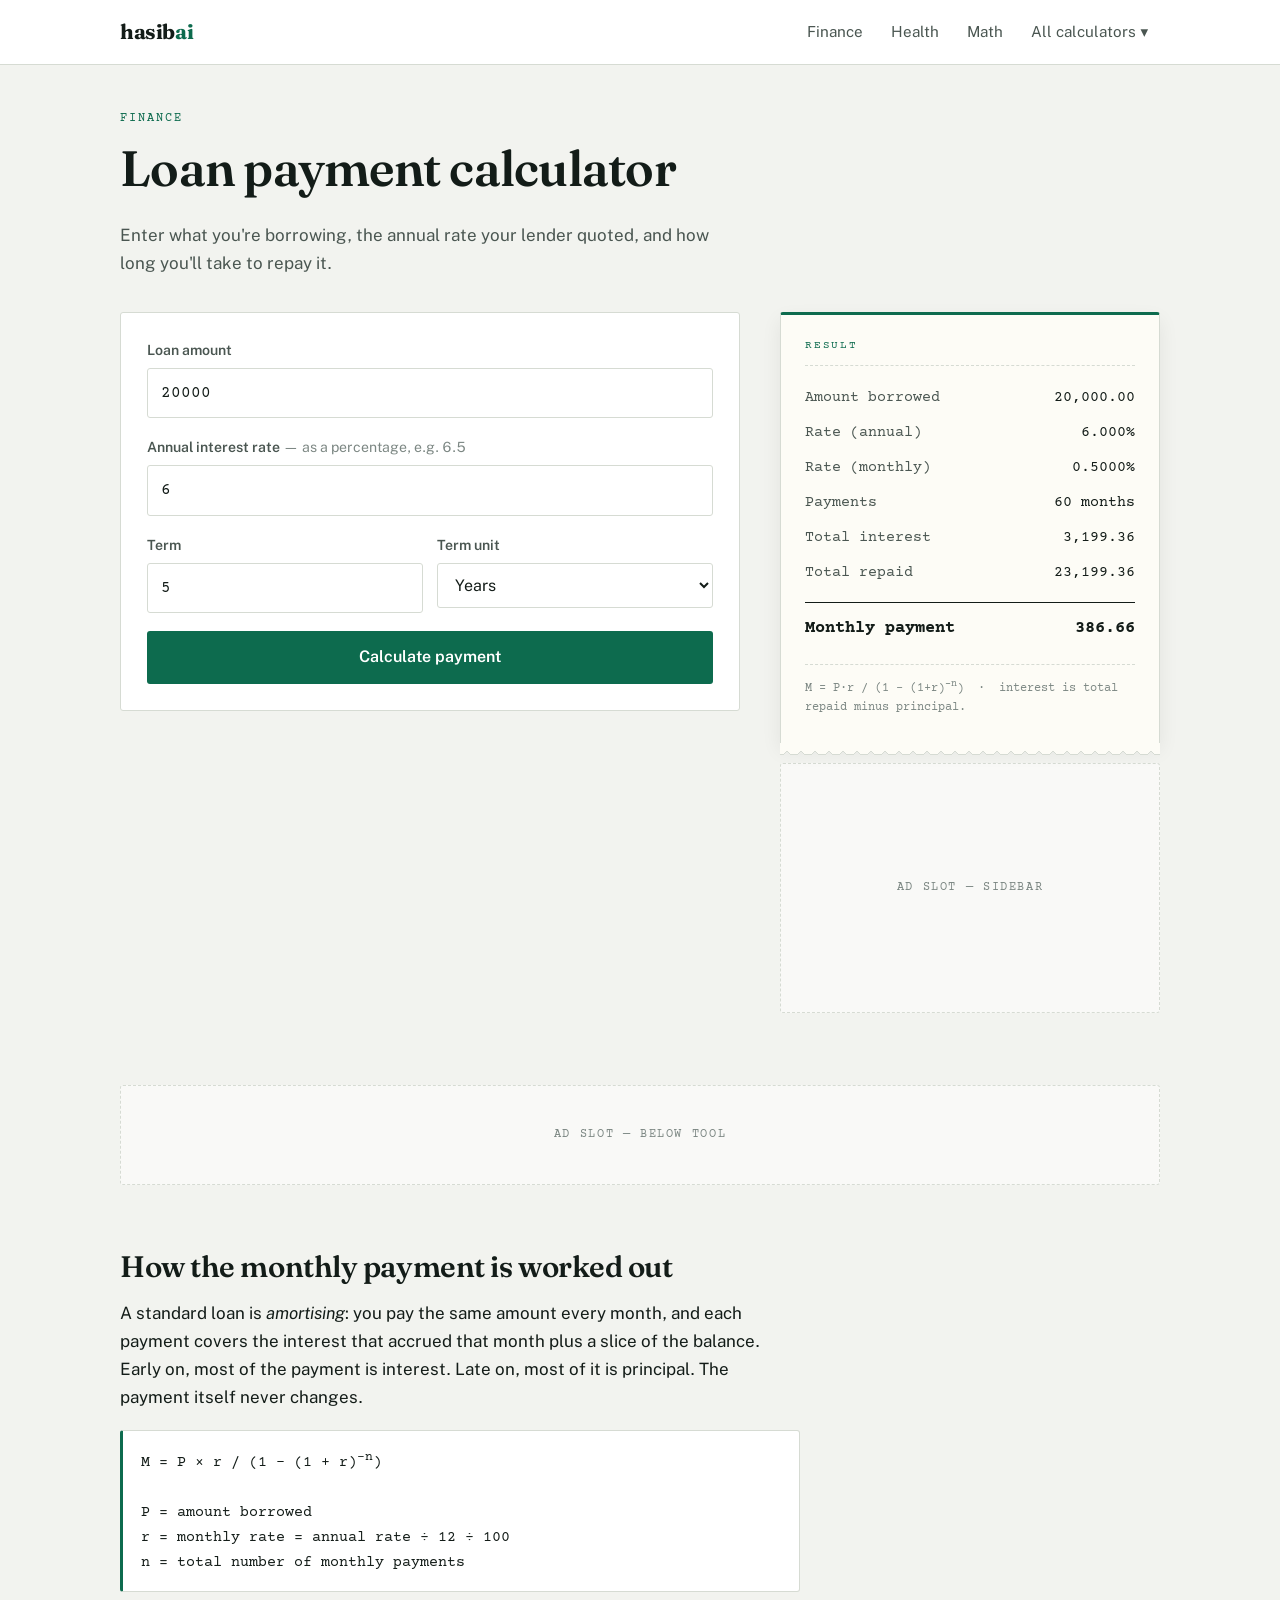
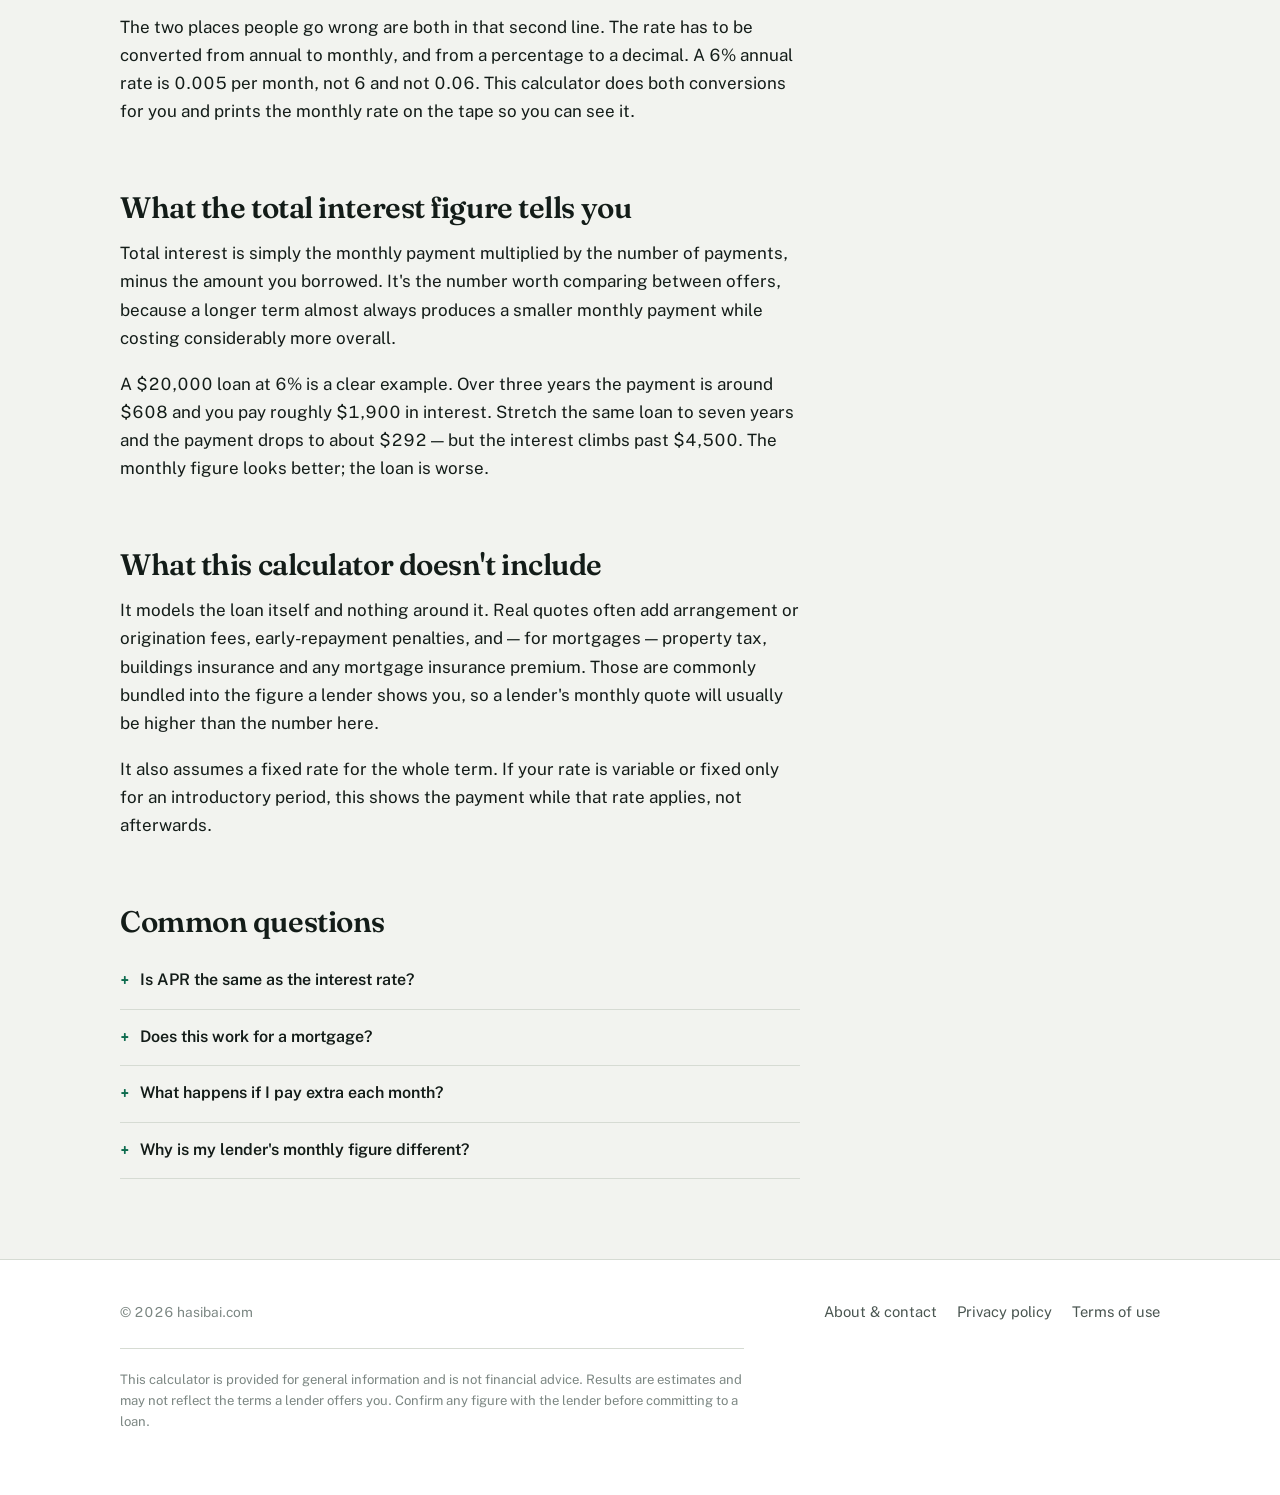
<file: loan-calculator.html>
<!doctype html>
<html lang="en">
<head>
<meta charset="utf-8">
<meta name="viewport" content="width=device-width, initial-scale=1">
<title>Loan Payment Calculator — Monthly Payment &amp; Total Interest | hasibai</title>
<meta name="description" content="Work out the monthly payment, total interest and total repaid on any loan, car finance or mortgage. Shows the amortisation formula and every input used.">
<link rel="canonical" href="https://hasibai.com/loan-calculator.html">
<link rel="preconnect" href="https://fonts.googleapis.com">
<link rel="preconnect" href="https://fonts.gstatic.com" crossorigin>
<link href="https://fonts.googleapis.com/css2?family=Courier+Prime:wght@400;700&family=Fraunces:opsz,wght@9..144,500;9..144,600;9..144,700&family=Public+Sans:wght@400;600;700&display=swap" rel="stylesheet">
<link rel="stylesheet" href="/assets/styles.css">
<script async src="https://pagead2.googlesyndication.com/pagead/js/adsbygoogle.js?client=ca-pub-6021012628075208" crossorigin="anonymous"></script>
</head>
<body>

<header class="site-head">
  <div class="wrap head-in">
    <a class="mark" href="/">hasib<span>ai</span></a>
    <nav class="nav">
      <a class="nav-link" href="/loan-calculator.html">Finance</a>
      <a class="nav-link" href="/bmi-calculator.html">Health</a>
      <a class="nav-link" href="/percentage-calculator.html">Math</a>
      <div class="menu-wrap">
        <button class="nav-btn" data-menu-btn aria-expanded="false">All calculators ▾</button>
        <div class="menu" data-menu data-open="false">
          <div class="menu-cat">Finance</div>
          <a href="/loan-calculator.html">Loan payment calculator</a>
          <div class="menu-cat">Health</div>
          <a href="/bmi-calculator.html">BMI calculator</a>
          <a href="/calorie-calculator.html">Daily calorie calculator</a>
          <div class="menu-cat">Math</div>
          <a href="/percentage-calculator.html">Percentage calculator</a>
          <div class="menu-cat">Everyday</div>
          <a href="/age-calculator.html">Age calculator</a>
        </div>
      </div>
    </nav>
  </div>
</header>

<main class="wrap">
  <p class="eyebrow" style="margin-top:44px">Finance</p>
  <h1>Loan payment calculator</h1>
  <p class="lede" style="max-width:60ch;color:var(--ink-2)">Enter what you're borrowing, the annual rate your lender quoted, and how long you'll take to repay it.</p>

  <div class="calc-grid" style="margin-top:34px">
    <div class="panel">
      <p class="err" id="err"></p>
      <div class="field">
        <label for="amount">Loan amount</label>
        <input id="amount" type="number" inputmode="decimal" value="20000" min="0" step="any">
      </div>
      <div class="field">
        <label for="rate">Annual interest rate <span class="hint">— as a percentage, e.g. 6.5</span></label>
        <input id="rate" type="number" inputmode="decimal" value="6" min="0" step="any">
      </div>
      <div class="field-row">
        <div class="field">
          <label for="term">Term</label>
          <input id="term" type="number" inputmode="numeric" value="5" min="1" step="any">
        </div>
        <div class="field">
          <label for="unit">Term unit</label>
          <select id="unit">
            <option value="12" selected>Years</option>
            <option value="1">Months</option>
          </select>
        </div>
      </div>
      <button class="btn" id="go">Calculate payment</button>
    </div>

    <div>
      <div class="tape" id="tape">
        <div class="tape-head">Result</div>
        <div class="tape-body"><div class="tape-empty">Enter your figures and press Calculate.</div></div>
      </div>
      <div class="ad ad-side">Ad slot — sidebar</div>
    </div>
  </div>

  <div class="ad">Ad slot — below tool</div>

  <section class="prose">
    <h2>How the monthly payment is worked out</h2>
    <p>A standard loan is <em>amortising</em>: you pay the same amount every month, and each payment covers the interest that accrued that month plus a slice of the balance. Early on, most of the payment is interest. Late on, most of it is principal. The payment itself never changes.</p>
    <div class="formula">M = P × r / (1 − (1 + r)<sup>−n</sup>)<br><br>
    P = amount borrowed<br>
    r = monthly rate = annual rate ÷ 12 ÷ 100<br>
    n = total number of monthly payments</div>
    <p>The two places people go wrong are both in that second line. The rate has to be converted from annual to monthly, and from a percentage to a decimal. A 6% annual rate is 0.005 per month, not 6 and not 0.06. This calculator does both conversions for you and prints the monthly rate on the tape so you can see it.</p>

    <h2>What the total interest figure tells you</h2>
    <p>Total interest is simply the monthly payment multiplied by the number of payments, minus the amount you borrowed. It's the number worth comparing between offers, because a longer term almost always produces a smaller monthly payment while costing considerably more overall.</p>
    <p>A $20,000 loan at 6% is a clear example. Over three years the payment is around $608 and you pay roughly $1,900 in interest. Stretch the same loan to seven years and the payment drops to about $292 — but the interest climbs past $4,500. The monthly figure looks better; the loan is worse.</p>

    <h2>What this calculator doesn't include</h2>
    <p>It models the loan itself and nothing around it. Real quotes often add arrangement or origination fees, early-repayment penalties, and — for mortgages — property tax, buildings insurance and any mortgage insurance premium. Those are commonly bundled into the figure a lender shows you, so a lender's monthly quote will usually be higher than the number here.</p>
    <p>It also assumes a fixed rate for the whole term. If your rate is variable or fixed only for an introductory period, this shows the payment while that rate applies, not afterwards.</p>

    <h2>Common questions</h2>
    <details><summary>Is APR the same as the interest rate?</summary>
      <p>No. The interest rate is the cost of borrowing the money. APR is meant to fold in compulsory fees as well, which is why it's usually the higher of the two. If you want this calculator to approximate the true cost including fees, enter the APR rather than the headline rate.</p></details>
    <details><summary>Does this work for a mortgage?</summary>
      <p>Yes — a repayment mortgage uses exactly this formula. Enter the loan amount after your deposit, the rate, and the term in years. Just remember it won't include tax, insurance or any escrow amount your lender collects alongside the payment.</p></details>
    <details><summary>What happens if I pay extra each month?</summary>
      <p>Anything above the scheduled payment normally comes off the principal, which shortens the term and cuts total interest — often by a surprising amount. This calculator doesn't model overpayments; it shows the scheduled position only.</p></details>
    <details><summary>Why is my lender's monthly figure different?</summary>
      <p>Usually fees, insurance, or a different day-count convention. Some lenders also calculate interest daily rather than monthly, which shifts the result slightly. A difference of a few dollars is normal; a large gap usually means the quote includes something extra.</p></details>
  </section>
</main>

<footer class="site-foot">
  <div class="wrap">
    <div class="foot-in">
      <p>© <span id="yr">2026</span> hasibai.com</p>
      <nav>
        <a href="/about.html">About &amp; contact</a>
        <a href="/privacy.html">Privacy policy</a>
        <a href="/terms.html">Terms of use</a>
      </nav>
    </div>
    <p class="disclaimer">This calculator is provided for general information and is not financial advice. Results are estimates and may not reflect the terms a lender offers you. Confirm any figure with the lender before committing to a loan.</p>
  </div>
</footer>

<script src="/assets/site.js"></script>
<script>
document.getElementById('yr').textContent = new Date().getFullYear();

var tape = document.getElementById('tape');
var err  = document.getElementById('err');

function calc() {
  var P = parseFloat(document.getElementById('amount').value);
  var annual = parseFloat(document.getElementById('rate').value);
  var term = parseFloat(document.getElementById('term').value);
  var mult = parseFloat(document.getElementById('unit').value);

  if (!isFinite(P) || P <= 0)      return showError(err, 'Enter a loan amount greater than zero.');
  if (!isFinite(annual) || annual < 0) return showError(err, 'Enter an interest rate of zero or more.');
  if (!isFinite(term) || term <= 0)    return showError(err, 'Enter a term greater than zero.');
  showError(err, '');

  var n = Math.round(term * mult);
  var r = annual / 100 / 12;
  var M = r === 0 ? P / n : P * r / (1 - Math.pow(1 + r, -n));
  var total = M * n;
  var interest = total - P;

  printTape(tape, [
    ['Amount borrowed', money(P)],
    ['Rate (annual)',   annual.toFixed(3) + '%'],
    ['Rate (monthly)',  (r * 100).toFixed(4) + '%'],
    ['Payments',        n + ' months'],
    ['Total interest',  money(interest)],
    ['Total repaid',    money(total)],
    ['Monthly payment', money(M), true]
  ], 'M = P·r / (1 − (1+r)<sup>−n</sup>) &nbsp;·&nbsp; interest is total repaid minus principal.');
}

document.getElementById('go').addEventListener('click', calc);
['amount','rate','term'].forEach(function (id) {
  document.getElementById(id).addEventListener('keydown', function (e) {
    if (e.key === 'Enter') calc();
  });
});
calc();
</script>
</body>
</html>
</file>
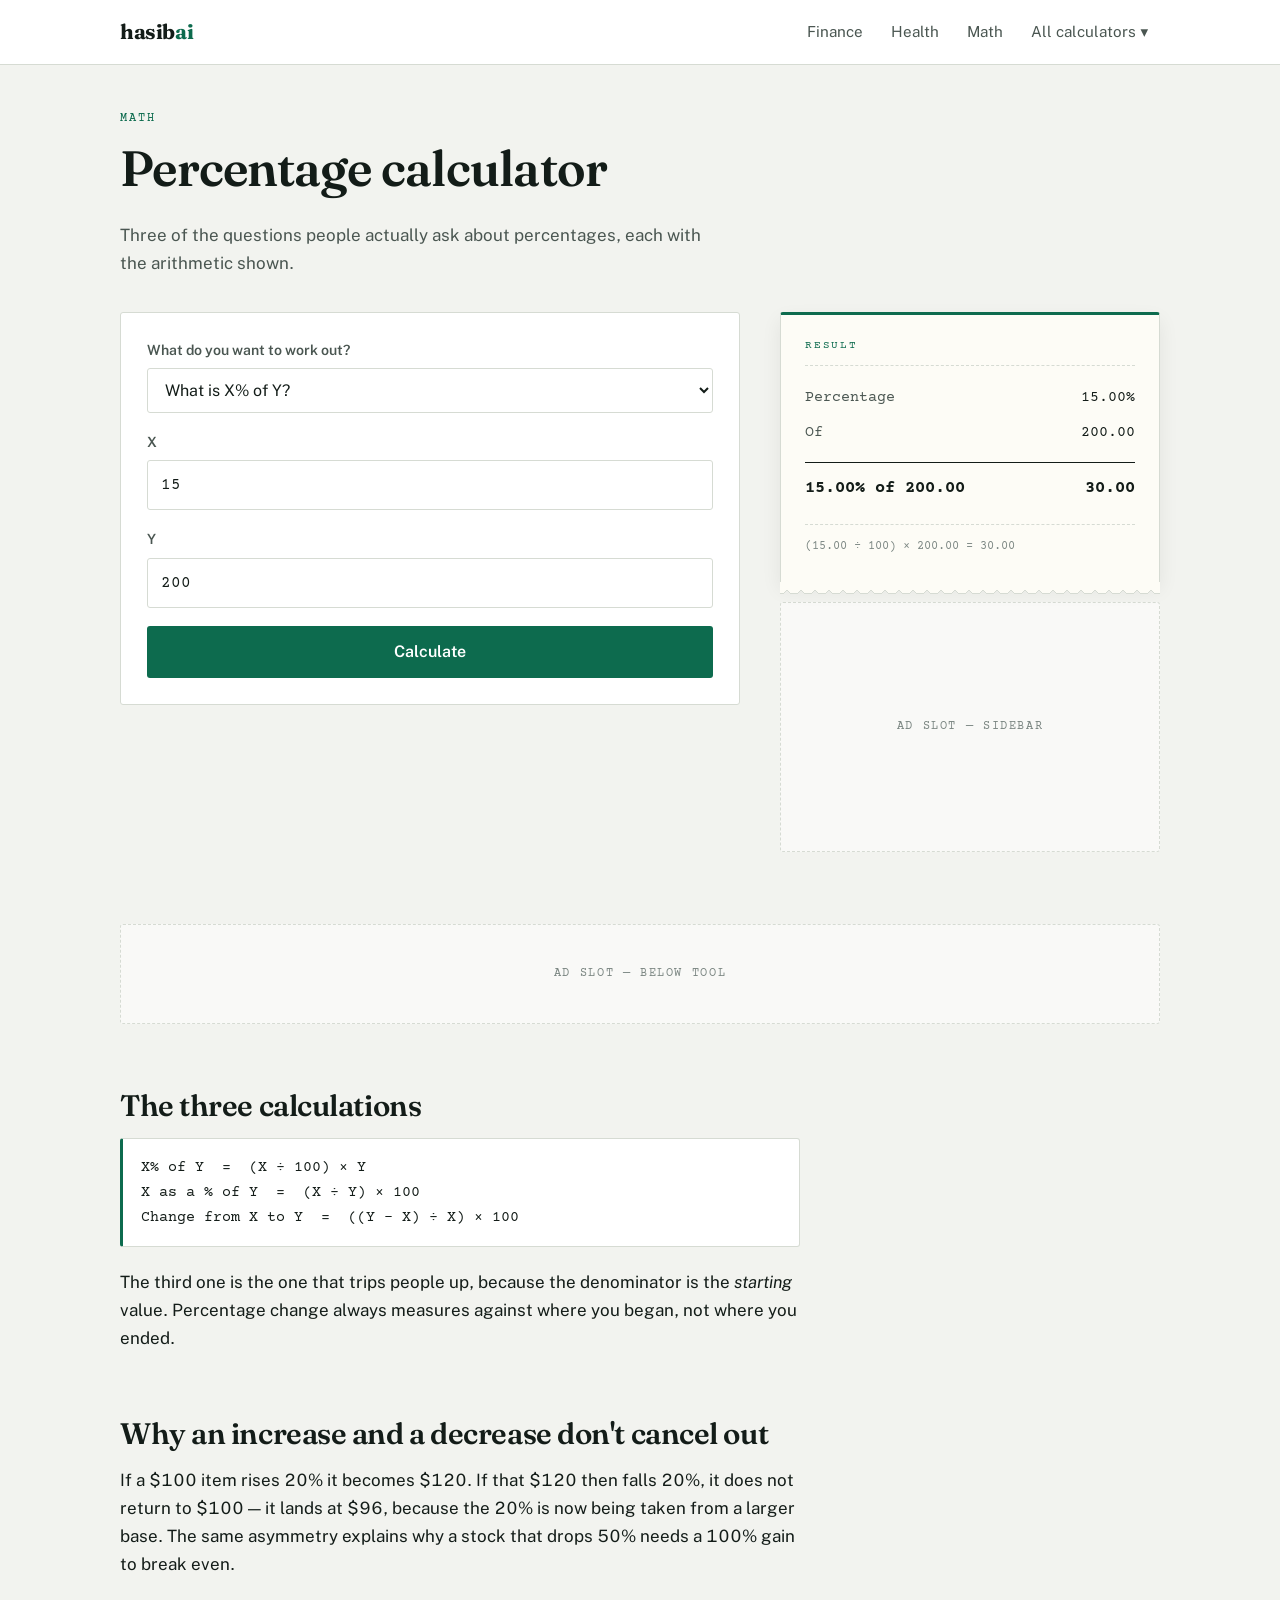
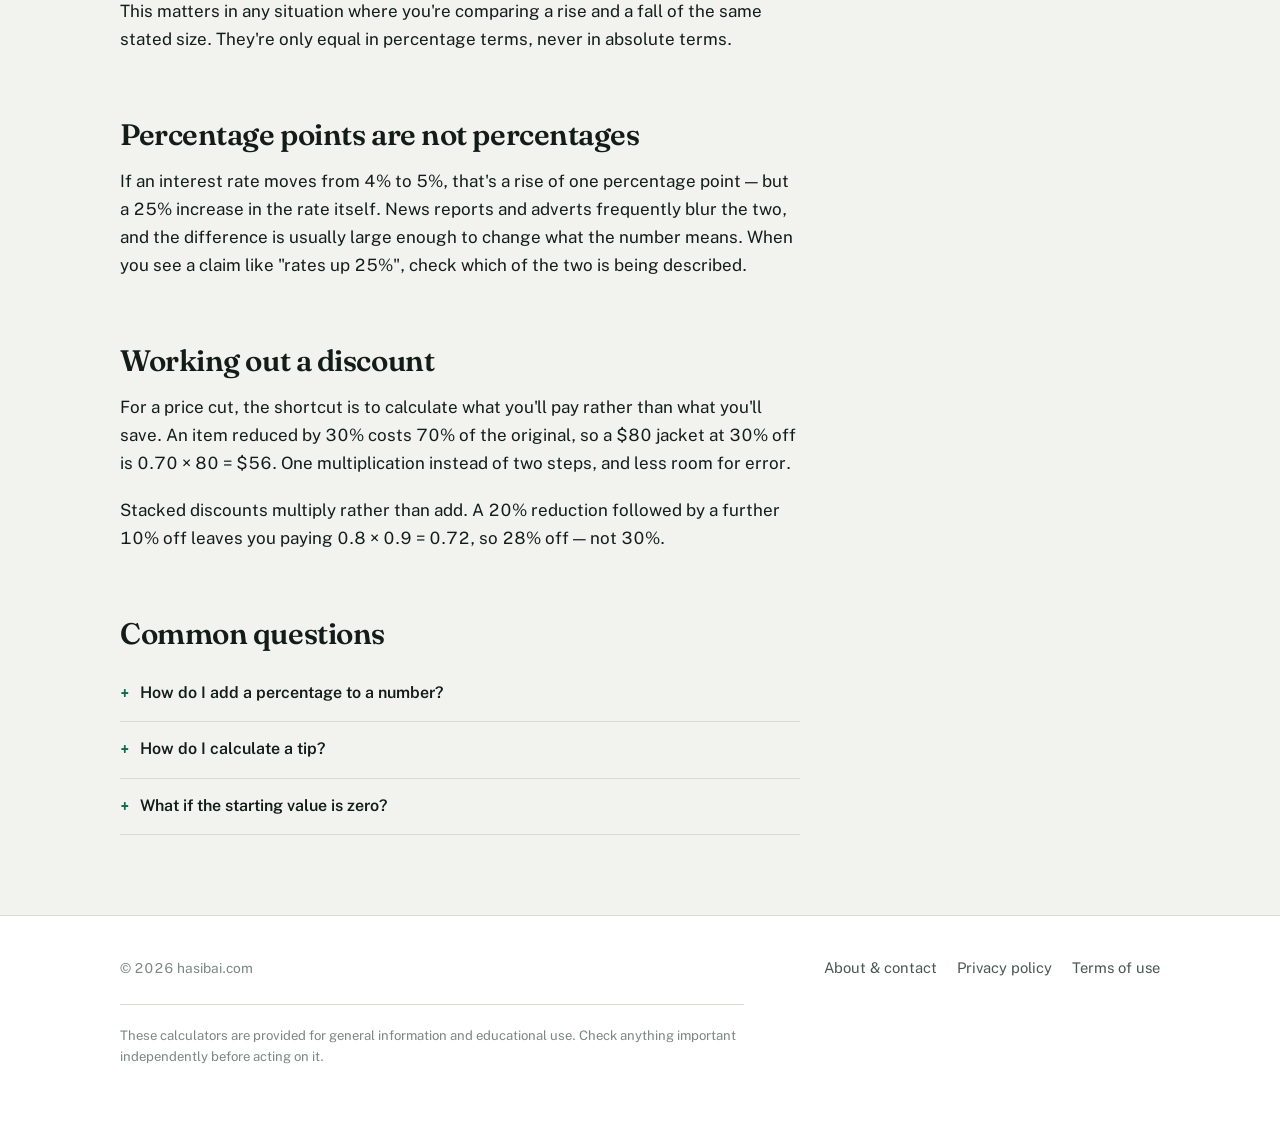
<file: percentage-calculator.html>
<!doctype html>
<html lang="en">
<head>
<meta charset="utf-8">
<meta name="viewport" content="width=device-width, initial-scale=1">
<title>Percentage Calculator — Percent Of, Percent Change, Discounts | hasibai</title>
<meta name="description" content="Work out a percentage of a number, what percent one number is of another, and percentage increase or decrease. Shows the working for every answer.">
<link rel="canonical" href="https://hasibai.com/percentage-calculator.html">
<link rel="preconnect" href="https://fonts.googleapis.com">
<link rel="preconnect" href="https://fonts.gstatic.com" crossorigin>
<link href="https://fonts.googleapis.com/css2?family=Courier+Prime:wght@400;700&family=Fraunces:opsz,wght@9..144,500;9..144,600;9..144,700&family=Public+Sans:wght@400;600;700&display=swap" rel="stylesheet">
<link rel="stylesheet" href="/assets/styles.css">
<script async src="https://pagead2.googlesyndication.com/pagead/js/adsbygoogle.js?client=ca-pub-6021012628075208" crossorigin="anonymous"></script>
</head>
<body>

<header class="site-head">
  <div class="wrap head-in">
    <a class="mark" href="/">hasib<span>ai</span></a>
    <nav class="nav">
      <a class="nav-link" href="/loan-calculator.html">Finance</a>
      <a class="nav-link" href="/bmi-calculator.html">Health</a>
      <a class="nav-link" href="/percentage-calculator.html">Math</a>
      <div class="menu-wrap">
        <button class="nav-btn" data-menu-btn aria-expanded="false">All calculators ▾</button>
        <div class="menu" data-menu data-open="false">
          <div class="menu-cat">Finance</div>
          <a href="/loan-calculator.html">Loan payment calculator</a>
          <div class="menu-cat">Health</div>
          <a href="/bmi-calculator.html">BMI calculator</a>
          <a href="/calorie-calculator.html">Daily calorie calculator</a>
          <div class="menu-cat">Math</div>
          <a href="/percentage-calculator.html">Percentage calculator</a>
          <div class="menu-cat">Everyday</div>
          <a href="/age-calculator.html">Age calculator</a>
        </div>
      </div>
    </nav>
  </div>
</header>

<main class="wrap">
  <p class="eyebrow" style="margin-top:44px">Math</p>
  <h1>Percentage calculator</h1>
  <p class="lede" style="max-width:60ch;color:var(--ink-2)">Three of the questions people actually ask about percentages, each with the arithmetic shown.</p>

  <div class="calc-grid" style="margin-top:34px">
    <div class="panel">
      <p class="err" id="err"></p>
      <div class="field">
        <label for="mode">What do you want to work out?</label>
        <select id="mode">
          <option value="of" selected>What is X% of Y?</option>
          <option value="is">X is what percent of Y?</option>
          <option value="chg">Percentage change from X to Y</option>
        </select>
      </div>
      <div class="field">
        <label for="a" id="la">X</label>
        <input id="a" type="number" inputmode="decimal" value="15" step="any">
      </div>
      <div class="field">
        <label for="b" id="lb">Y</label>
        <input id="b" type="number" inputmode="decimal" value="200" step="any">
      </div>
      <button class="btn" id="go">Calculate</button>
    </div>

    <div>
      <div class="tape" id="tape">
        <div class="tape-head">Result</div>
        <div class="tape-body"><div class="tape-empty">Choose a question and enter your two numbers.</div></div>
      </div>
      <div class="ad ad-side">Ad slot — sidebar</div>
    </div>
  </div>

  <div class="ad">Ad slot — below tool</div>

  <section class="prose">
    <h2>The three calculations</h2>
    <div class="formula">X% of Y&nbsp; = &nbsp;(X ÷ 100) × Y<br>
    X as a % of Y&nbsp; = &nbsp;(X ÷ Y) × 100<br>
    Change from X to Y&nbsp; = &nbsp;((Y − X) ÷ X) × 100</div>
    <p>The third one is the one that trips people up, because the denominator is the <em>starting</em> value. Percentage change always measures against where you began, not where you ended.</p>

    <h2>Why an increase and a decrease don't cancel out</h2>
    <p>If a $100 item rises 20% it becomes $120. If that $120 then falls 20%, it does not return to $100 — it lands at $96, because the 20% is now being taken from a larger base. The same asymmetry explains why a stock that drops 50% needs a 100% gain to break even.</p>
    <p>This matters in any situation where you're comparing a rise and a fall of the same stated size. They're only equal in percentage terms, never in absolute terms.</p>

    <h2>Percentage points are not percentages</h2>
    <p>If an interest rate moves from 4% to 5%, that's a rise of one percentage point — but a 25% increase in the rate itself. News reports and adverts frequently blur the two, and the difference is usually large enough to change what the number means. When you see a claim like "rates up 25%", check which of the two is being described.</p>

    <h2>Working out a discount</h2>
    <p>For a price cut, the shortcut is to calculate what you'll pay rather than what you'll save. An item reduced by 30% costs 70% of the original, so a $80 jacket at 30% off is 0.70 × 80 = $56. One multiplication instead of two steps, and less room for error.</p>
    <p>Stacked discounts multiply rather than add. A 20% reduction followed by a further 10% off leaves you paying 0.8 × 0.9 = 0.72, so 28% off — not 30%.</p>

    <h2>Common questions</h2>
    <details><summary>How do I add a percentage to a number?</summary>
      <p>Multiply by 1 plus the percentage as a decimal. Adding 15% to 200 is 200 × 1.15 = 230. To take 15% off instead, multiply by 0.85.</p></details>
    <details><summary>How do I calculate a tip?</summary>
      <p>For 15%, take 10% by moving the decimal point one place left, then add half of that again. On a $64 bill: $6.40 plus $3.20 is $9.60. For 20%, double the 10% figure.</p></details>
    <details><summary>What if the starting value is zero?</summary>
      <p>Percentage change is undefined when the starting value is zero, because the calculation would divide by zero. Any growth from nothing is infinite in percentage terms, which is why reports usually describe it in absolute numbers instead.</p></details>
  </section>
</main>

<footer class="site-foot">
  <div class="wrap">
    <div class="foot-in">
      <p>© <span id="yr">2026</span> hasibai.com</p>
      <nav>
        <a href="/about.html">About &amp; contact</a>
        <a href="/privacy.html">Privacy policy</a>
        <a href="/terms.html">Terms of use</a>
      </nav>
    </div>
    <p class="disclaimer">These calculators are provided for general information and educational use. Check anything important independently before acting on it.</p>
  </div>
</footer>

<script src="/assets/site.js"></script>
<script>
document.getElementById('yr').textContent = new Date().getFullYear();

var tape = document.getElementById('tape');
var err  = document.getElementById('err');
var mode = document.getElementById('mode');
var la = document.getElementById('la'), lb = document.getElementById('lb');

var LABELS = {
  of:  ['Percentage (X)', 'Of this number (Y)'],
  is:  ['This number (X)', 'Is what percent of (Y)'],
  chg: ['Starting value (X)', 'Ending value (Y)']
};

mode.addEventListener('change', function () {
  la.textContent = LABELS[mode.value][0];
  lb.textContent = LABELS[mode.value][1];
  calc();
});

function calc() {
  var a = parseFloat(document.getElementById('a').value);
  var b = parseFloat(document.getElementById('b').value);
  if (!isFinite(a) || !isFinite(b)) return showError(err, 'Enter a number in both fields.');

  var m = mode.value, rows, note;

  if (m === 'of') {
    var r1 = a / 100 * b;
    rows = [['Percentage', num(a, 2) + '%'], ['Of', num(b, 2)],
            [num(a, 2) + '% of ' + num(b, 2), num(r1, 2), true]];
    note = '(' + num(a, 2) + ' ÷ 100) × ' + num(b, 2) + ' = ' + num(r1, 2);
  } else if (m === 'is') {
    if (b === 0) return showError(err, 'Y cannot be zero — the calculation would divide by zero.');
    var r2 = a / b * 100;
    rows = [['Value', num(a, 2)], ['Out of', num(b, 2)],
            ['As a percentage', num(r2, 2) + '%', true]];
    note = '(' + num(a, 2) + ' ÷ ' + num(b, 2) + ') × 100 = ' + num(r2, 2) + '%';
  } else {
    if (a === 0) return showError(err, 'The starting value cannot be zero — percentage change is undefined.');
    var r3 = (b - a) / a * 100;
    rows = [['From', num(a, 2)], ['To', num(b, 2)],
            ['Absolute change', num(b - a, 2)],
            ['Direction', r3 > 0 ? 'Increase' : (r3 < 0 ? 'Decrease' : 'No change')],
            ['Percentage change', num(r3, 2) + '%', true]];
    note = '((' + num(b, 2) + ' − ' + num(a, 2) + ') ÷ ' + num(a, 2) + ') × 100 = ' + num(r3, 2) + '%';
  }
  showError(err, '');
  printTape(tape, rows, note);
}

document.getElementById('go').addEventListener('click', calc);
['a','b'].forEach(function (id) {
  document.getElementById(id).addEventListener('keydown', function (e) { if (e.key === 'Enter') calc(); });
});
calc();
</script>
</body>
</html>
</file>
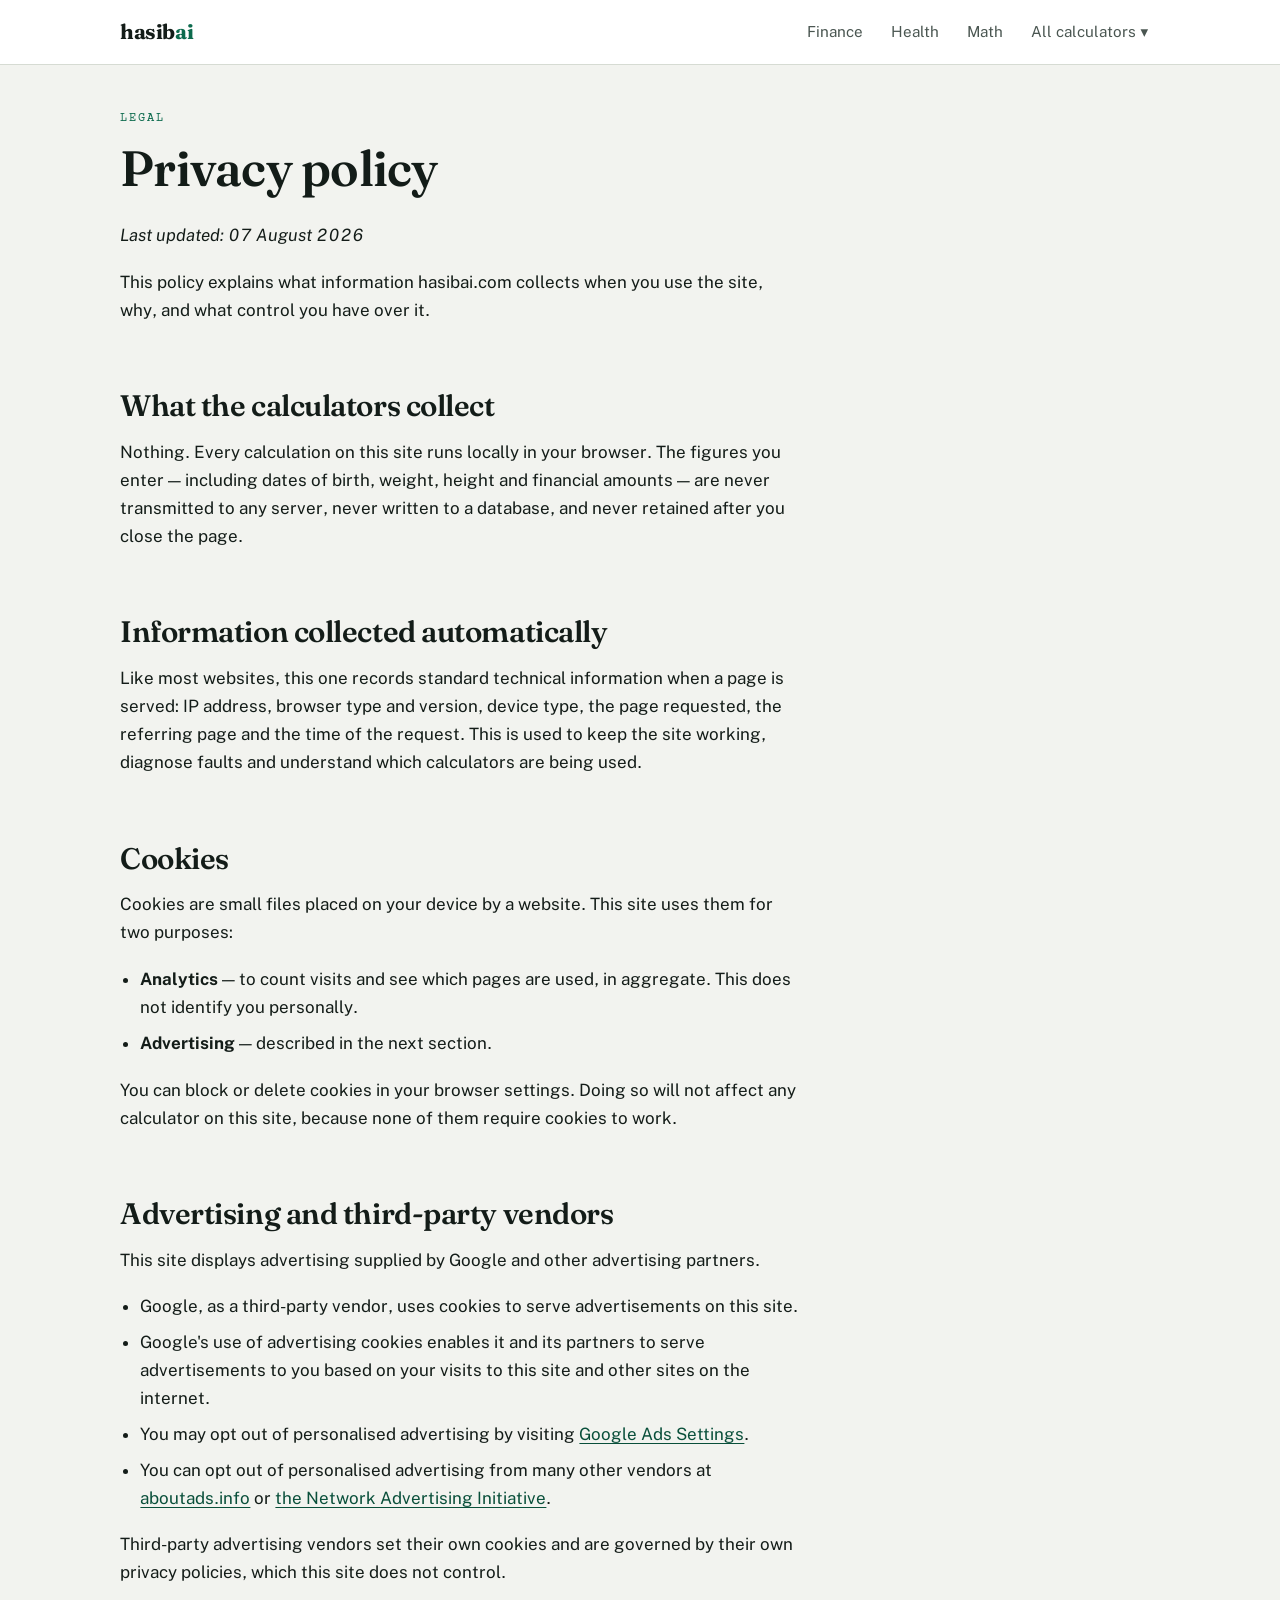
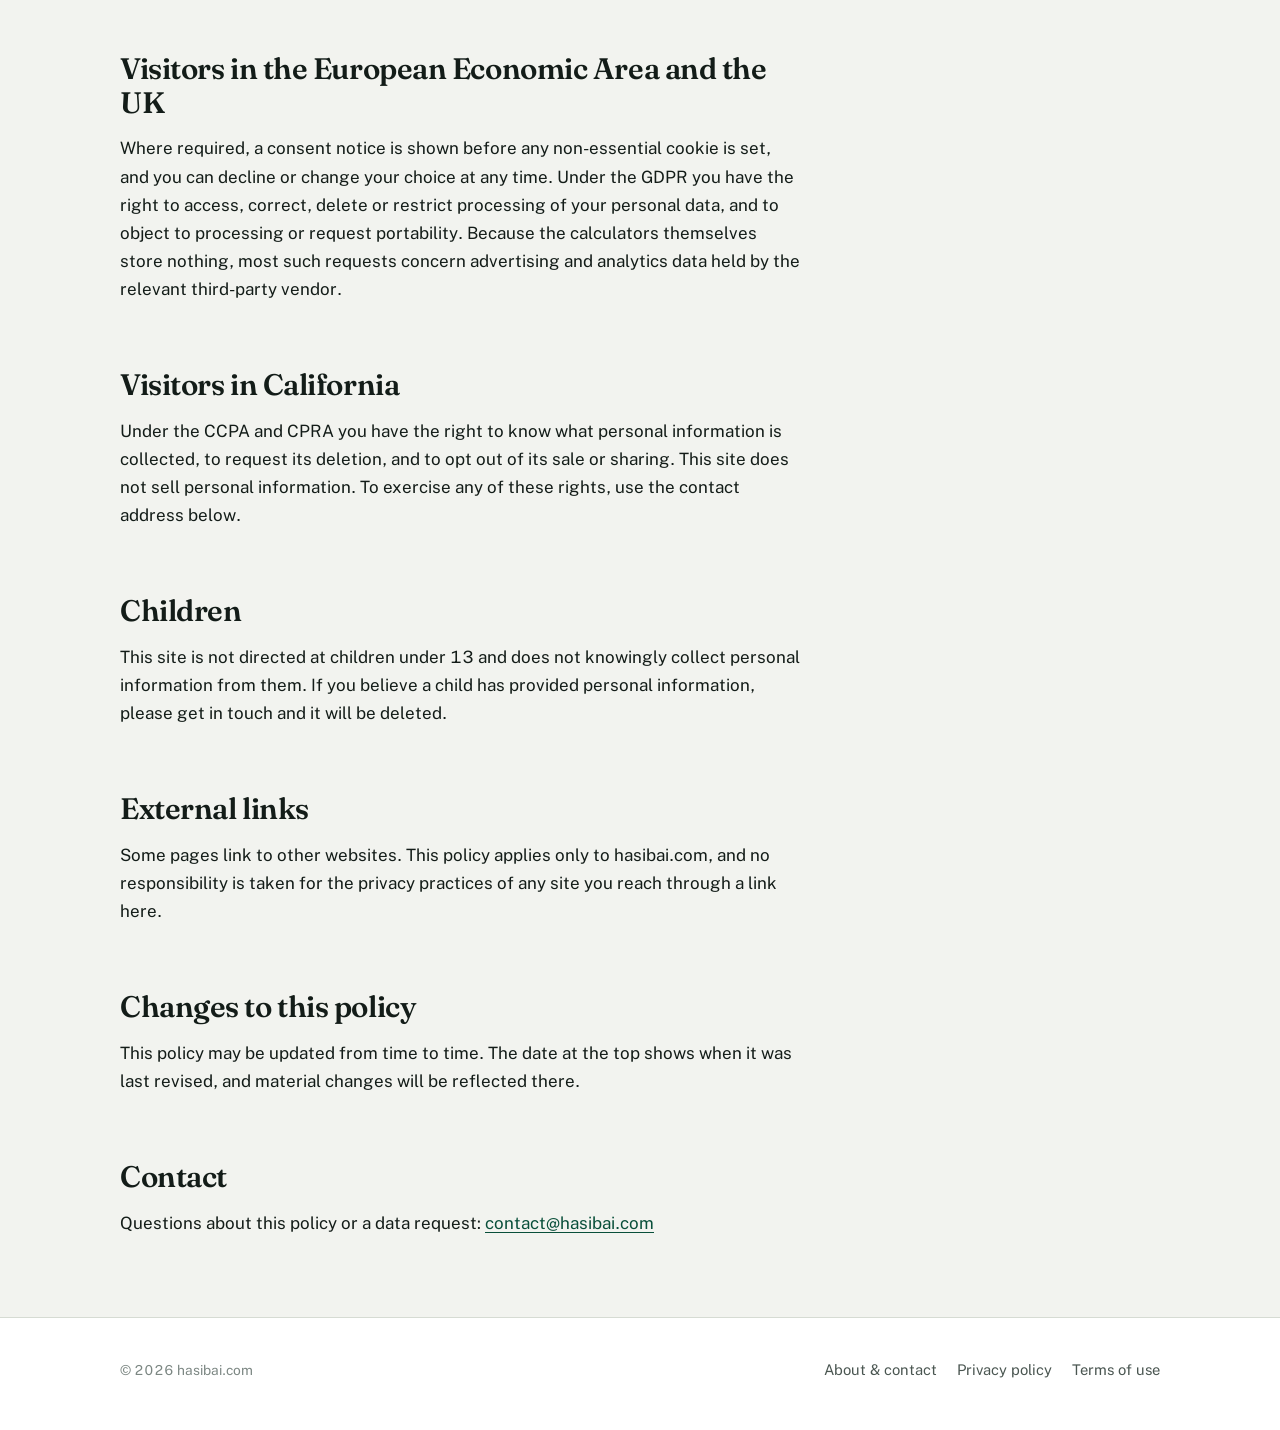
<file: privacy.html>
<!doctype html>
<html lang="en">
<head>
<meta charset="utf-8">
<meta name="viewport" content="width=device-width, initial-scale=1">
<title>Privacy Policy | hasibai</title>
<meta name="description" content="How hasibai.com handles data: what the calculators do and don't collect, how advertising and analytics cookies are used, and how to opt out.">
<link rel="canonical" href="https://hasibai.com/privacy.html">
<link rel="preconnect" href="https://fonts.googleapis.com">
<link rel="preconnect" href="https://fonts.gstatic.com" crossorigin>
<link href="https://fonts.googleapis.com/css2?family=Courier+Prime:wght@400;700&family=Fraunces:opsz,wght@9..144,500;9..144,600;9..144,700&family=Public+Sans:wght@400;600;700&display=swap" rel="stylesheet">
<link rel="stylesheet" href="/assets/styles.css">
<script async src="https://pagead2.googlesyndication.com/pagead/js/adsbygoogle.js?client=ca-pub-6021012628075208" crossorigin="anonymous"></script>
</head>
<body>

<header class="site-head">
  <div class="wrap head-in">
    <a class="mark" href="/">hasib<span>ai</span></a>
    <nav class="nav">
      <a class="nav-link" href="/loan-calculator.html">Finance</a>
      <a class="nav-link" href="/bmi-calculator.html">Health</a>
      <a class="nav-link" href="/percentage-calculator.html">Math</a>
      <div class="menu-wrap">
        <button class="nav-btn" data-menu-btn aria-expanded="false">All calculators &#9662;</button>
        <div class="menu" data-menu data-open="false">
          <div class="menu-cat">Finance</div>
          <a href="/loan-calculator.html">Loan payment calculator</a>
          <div class="menu-cat">Health</div>
          <a href="/bmi-calculator.html">BMI calculator</a>
          <a href="/calorie-calculator.html">Daily calorie calculator</a>
          <div class="menu-cat">Math</div>
          <a href="/percentage-calculator.html">Percentage calculator</a>
          <div class="menu-cat">Everyday</div>
          <a href="/age-calculator.html">Age calculator</a>
        </div>
      </div>
    </nav>
  </div>
</header>

<main class="wrap">
  <p class="eyebrow" style="margin-top:44px">Legal</p>
  <h1>Privacy policy</h1>
  <section class="prose">

    <p><em>Last updated: 07 August 2026</em></p>

    <p>This policy explains what information hasibai.com collects when you use the site, why, and what control you have over it.</p>

    <h2>What the calculators collect</h2>
    <p>Nothing. Every calculation on this site runs locally in your browser. The figures you enter — including dates of birth, weight, height and financial amounts — are never transmitted to any server, never written to a database, and never retained after you close the page.</p>

    <h2>Information collected automatically</h2>
    <p>Like most websites, this one records standard technical information when a page is served: IP address, browser type and version, device type, the page requested, the referring page and the time of the request. This is used to keep the site working, diagnose faults and understand which calculators are being used.</p>

    <h2>Cookies</h2>
    <p>Cookies are small files placed on your device by a website. This site uses them for two purposes:</p>
    <ul>
      <li><strong>Analytics</strong> — to count visits and see which pages are used, in aggregate. This does not identify you personally.</li>
      <li><strong>Advertising</strong> — described in the next section.</li>
    </ul>
    <p>You can block or delete cookies in your browser settings. Doing so will not affect any calculator on this site, because none of them require cookies to work.</p>

    <h2>Advertising and third-party vendors</h2>
    <p>This site displays advertising supplied by Google and other advertising partners.</p>
    <ul>
      <li>Google, as a third-party vendor, uses cookies to serve advertisements on this site.</li>
      <li>Google's use of advertising cookies enables it and its partners to serve advertisements to you based on your visits to this site and other sites on the internet.</li>
      <li>You may opt out of personalised advertising by visiting <a href="https://www.google.com/settings/ads" rel="nofollow noopener" target="_blank">Google Ads Settings</a>.</li>
      <li>You can opt out of personalised advertising from many other vendors at <a href="https://www.aboutads.info/choices/" rel="nofollow noopener" target="_blank">aboutads.info</a> or <a href="https://optout.networkadvertising.org/" rel="nofollow noopener" target="_blank">the Network Advertising Initiative</a>.</li>
    </ul>
    <p>Third-party advertising vendors set their own cookies and are governed by their own privacy policies, which this site does not control.</p>

    <h2>Visitors in the European Economic Area and the UK</h2>
    <p>Where required, a consent notice is shown before any non-essential cookie is set, and you can decline or change your choice at any time. Under the GDPR you have the right to access, correct, delete or restrict processing of your personal data, and to object to processing or request portability. Because the calculators themselves store nothing, most such requests concern advertising and analytics data held by the relevant third-party vendor.</p>

    <h2>Visitors in California</h2>
    <p>Under the CCPA and CPRA you have the right to know what personal information is collected, to request its deletion, and to opt out of its sale or sharing. This site does not sell personal information. To exercise any of these rights, use the contact address below.</p>

    <h2>Children</h2>
    <p>This site is not directed at children under 13 and does not knowingly collect personal information from them. If you believe a child has provided personal information, please get in touch and it will be deleted.</p>

    <h2>External links</h2>
    <p>Some pages link to other websites. This policy applies only to hasibai.com, and no responsibility is taken for the privacy practices of any site you reach through a link here.</p>

    <h2>Changes to this policy</h2>
    <p>This policy may be updated from time to time. The date at the top shows when it was last revised, and material changes will be reflected there.</p>

    <h2>Contact</h2>
    <p>Questions about this policy or a data request: <a href="mailto:contact@hasibai.com">contact@hasibai.com</a></p>
  </section>
</main>

<footer class="site-foot">
  <div class="wrap">
    <div class="foot-in">
      <p>&copy; <span id="yr">2026</span> hasibai.com</p>
      <nav>
        <a href="/about.html">About &amp; contact</a>
        <a href="/privacy.html">Privacy policy</a>
        <a href="/terms.html">Terms of use</a>
      </nav>
    </div>
  </div>
</footer>

<script src="/assets/site.js"></script>
<script>document.getElementById('yr').textContent = new Date().getFullYear();</script>
</body>
</html>
</file>
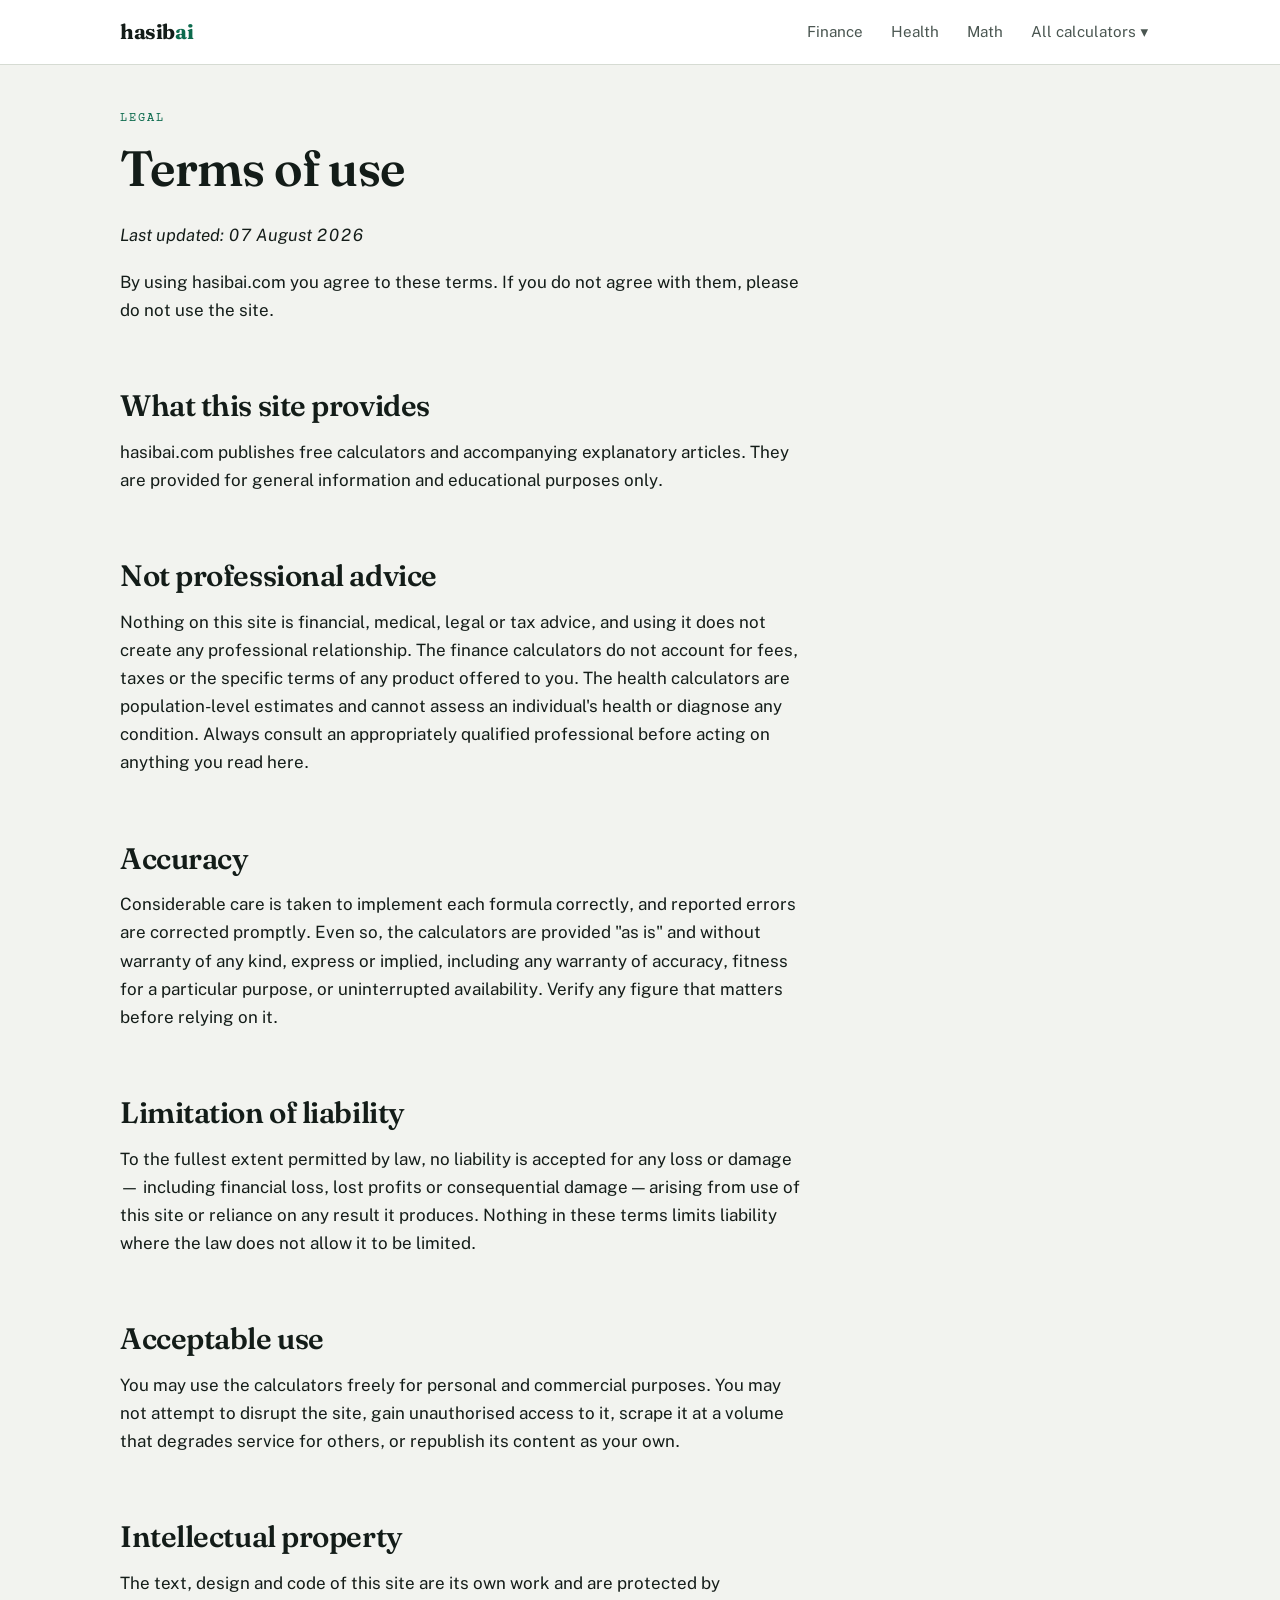
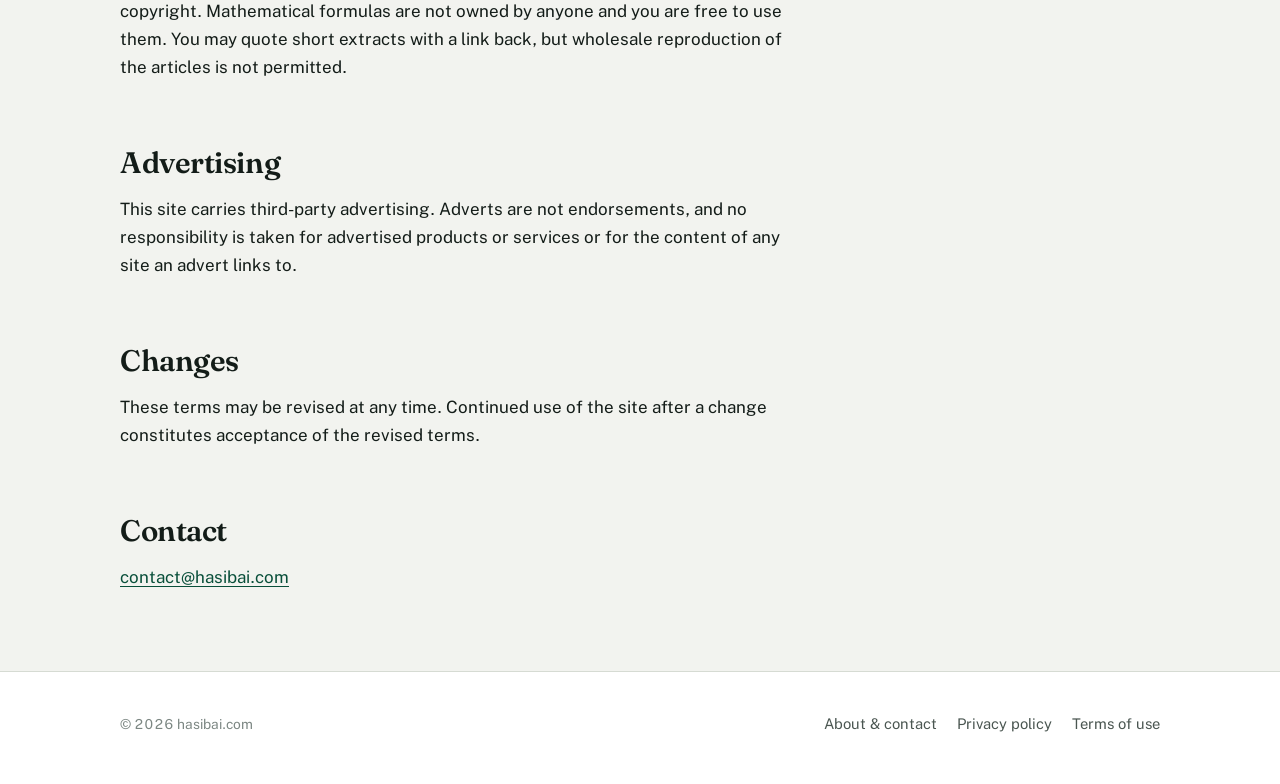
<file: terms.html>
<!doctype html>
<html lang="en">
<head>
<meta charset="utf-8">
<meta name="viewport" content="width=device-width, initial-scale=1">
<title>Terms of Use | hasibai</title>
<meta name="description" content="The terms that apply when you use the calculators on hasibai.com, including limits on accuracy and liability.">
<link rel="canonical" href="https://hasibai.com/terms.html">
<link rel="preconnect" href="https://fonts.googleapis.com">
<link rel="preconnect" href="https://fonts.gstatic.com" crossorigin>
<link href="https://fonts.googleapis.com/css2?family=Courier+Prime:wght@400;700&family=Fraunces:opsz,wght@9..144,500;9..144,600;9..144,700&family=Public+Sans:wght@400;600;700&display=swap" rel="stylesheet">
<link rel="stylesheet" href="/assets/styles.css">
<script async src="https://pagead2.googlesyndication.com/pagead/js/adsbygoogle.js?client=ca-pub-6021012628075208" crossorigin="anonymous"></script>
</head>
<body>

<header class="site-head">
  <div class="wrap head-in">
    <a class="mark" href="/">hasib<span>ai</span></a>
    <nav class="nav">
      <a class="nav-link" href="/loan-calculator.html">Finance</a>
      <a class="nav-link" href="/bmi-calculator.html">Health</a>
      <a class="nav-link" href="/percentage-calculator.html">Math</a>
      <div class="menu-wrap">
        <button class="nav-btn" data-menu-btn aria-expanded="false">All calculators &#9662;</button>
        <div class="menu" data-menu data-open="false">
          <div class="menu-cat">Finance</div>
          <a href="/loan-calculator.html">Loan payment calculator</a>
          <div class="menu-cat">Health</div>
          <a href="/bmi-calculator.html">BMI calculator</a>
          <a href="/calorie-calculator.html">Daily calorie calculator</a>
          <div class="menu-cat">Math</div>
          <a href="/percentage-calculator.html">Percentage calculator</a>
          <div class="menu-cat">Everyday</div>
          <a href="/age-calculator.html">Age calculator</a>
        </div>
      </div>
    </nav>
  </div>
</header>

<main class="wrap">
  <p class="eyebrow" style="margin-top:44px">Legal</p>
  <h1>Terms of use</h1>
  <section class="prose">

    <p><em>Last updated: 07 August 2026</em></p>

    <p>By using hasibai.com you agree to these terms. If you do not agree with them, please do not use the site.</p>

    <h2>What this site provides</h2>
    <p>hasibai.com publishes free calculators and accompanying explanatory articles. They are provided for general information and educational purposes only.</p>

    <h2>Not professional advice</h2>
    <p>Nothing on this site is financial, medical, legal or tax advice, and using it does not create any professional relationship. The finance calculators do not account for fees, taxes or the specific terms of any product offered to you. The health calculators are population-level estimates and cannot assess an individual's health or diagnose any condition. Always consult an appropriately qualified professional before acting on anything you read here.</p>

    <h2>Accuracy</h2>
    <p>Considerable care is taken to implement each formula correctly, and reported errors are corrected promptly. Even so, the calculators are provided "as is" and without warranty of any kind, express or implied, including any warranty of accuracy, fitness for a particular purpose, or uninterrupted availability. Verify any figure that matters before relying on it.</p>

    <h2>Limitation of liability</h2>
    <p>To the fullest extent permitted by law, no liability is accepted for any loss or damage — including financial loss, lost profits or consequential damage — arising from use of this site or reliance on any result it produces. Nothing in these terms limits liability where the law does not allow it to be limited.</p>

    <h2>Acceptable use</h2>
    <p>You may use the calculators freely for personal and commercial purposes. You may not attempt to disrupt the site, gain unauthorised access to it, scrape it at a volume that degrades service for others, or republish its content as your own.</p>

    <h2>Intellectual property</h2>
    <p>The text, design and code of this site are its own work and are protected by copyright. Mathematical formulas are not owned by anyone and you are free to use them. You may quote short extracts with a link back, but wholesale reproduction of the articles is not permitted.</p>

    <h2>Advertising</h2>
    <p>This site carries third-party advertising. Adverts are not endorsements, and no responsibility is taken for advertised products or services or for the content of any site an advert links to.</p>

    <h2>Changes</h2>
    <p>These terms may be revised at any time. Continued use of the site after a change constitutes acceptance of the revised terms.</p>

    <h2>Contact</h2>
    <p><a href="mailto:contact@hasibai.com">contact@hasibai.com</a></p>
  </section>
</main>

<footer class="site-foot">
  <div class="wrap">
    <div class="foot-in">
      <p>&copy; <span id="yr">2026</span> hasibai.com</p>
      <nav>
        <a href="/about.html">About &amp; contact</a>
        <a href="/privacy.html">Privacy policy</a>
        <a href="/terms.html">Terms of use</a>
      </nav>
    </div>
  </div>
</footer>

<script src="/assets/site.js"></script>
<script>document.getElementById('yr').textContent = new Date().getFullYear();</script>
</body>
</html>
</file>
<file: assets/styles.css>
/* ===========================================================
   hasibai.com — shared styles
   Direction: accounting ledger + adding-machine receipt tape.
   Signature element: the printed tape readout (.tape).
   =========================================================== */

:root {
  --paper:     #F2F3EF;
  --card:      #FFFFFF;
  --tape:      #FDFCF6;
  --ink:       #131C18;
  --ink-2:     #4A5651;
  --ink-3:     #7C8783;
  --rule:      #D6DBD3;
  --ledger:    #0D6B4E;
  --ledger-dk: #094F3A;
  --gold:      #92741A;

  --r:  3px;
  --wrap: 1080px;

  --f-display: "Fraunces", Georgia, serif;
  --f-body:    "Public Sans", system-ui, -apple-system, sans-serif;
  --f-tape:    "Courier Prime", "Courier New", monospace;
}

*, *::before, *::after { box-sizing: border-box; }

html { -webkit-text-size-adjust: 100%; }

body {
  margin: 0;
  background: var(--paper);
  color: var(--ink);
  font-family: var(--f-body);
  font-size: 17px;
  line-height: 1.65;
  font-variant-numeric: tabular-nums;
}

.wrap { width: 100%; max-width: var(--wrap); margin-inline: auto; padding-inline: 20px; }

a { color: var(--ledger-dk); text-underline-offset: 3px; }
a:hover { color: var(--ledger); }

:focus-visible {
  outline: 2px solid var(--ledger);
  outline-offset: 2px;
}

h1, h2, h3 {
  font-family: var(--f-display);
  font-weight: 600;
  line-height: 1.15;
  letter-spacing: -0.015em;
  margin: 0 0 .5em;
}
h1 { font-size: clamp(2rem, 5vw, 3.1rem); }
h2 { font-size: clamp(1.4rem, 3vw, 1.85rem); margin-top: 2.2em; }
h3 { font-size: 1.15rem; margin-top: 1.8em; font-family: var(--f-body); font-weight: 700; letter-spacing: 0; }

p { margin: 0 0 1.1em; }

/* --- eyebrow label -------------------------------------- */
.eyebrow {
  font-family: var(--f-tape);
  font-size: .75rem;
  letter-spacing: .16em;
  text-transform: uppercase;
  color: var(--ledger);
  margin: 0 0 .9em;
}

/* --- header --------------------------------------------- */
.site-head {
  border-bottom: 1px solid var(--rule);
  background: var(--card);
  position: sticky; top: 0; z-index: 40;
}
.head-in {
  display: flex; align-items: center; gap: 24px;
  min-height: 64px;
}
.mark {
  font-family: var(--f-display);
  font-size: 1.3rem; font-weight: 700;
  text-decoration: none; color: var(--ink);
  letter-spacing: -0.02em;
  white-space: nowrap;
}
.mark span { color: var(--ledger); }

.nav { margin-left: auto; display: flex; align-items: center; gap: 4px; }
.nav-btn {
  font: inherit; font-size: .95rem;
  background: none; border: 0; cursor: pointer;
  color: var(--ink-2); padding: 8px 12px; border-radius: var(--r);
}
.nav-btn:hover { background: var(--paper); color: var(--ink); }
.nav-link { font-size: .95rem; color: var(--ink-2); text-decoration: none; padding: 8px 12px; }
.nav-link:hover { color: var(--ink); }

.menu-wrap { position: relative; }
.menu {
  position: absolute; right: 0; top: calc(100% + 6px);
  background: var(--card);
  border: 1px solid var(--rule);
  border-radius: var(--r);
  box-shadow: 0 12px 28px rgba(19,28,24,.10);
  padding: 8px;
  min-width: 260px;
  display: none;
}
.menu[data-open="true"] { display: block; }
.menu a {
  display: block; padding: 9px 12px; border-radius: var(--r);
  text-decoration: none; color: var(--ink); font-size: .95rem;
}
.menu a:hover { background: var(--paper); }
.menu .menu-cat {
  font-family: var(--f-tape); font-size: .7rem; letter-spacing: .14em;
  text-transform: uppercase; color: var(--ink-3);
  padding: 12px 12px 4px;
}

/* --- hero ------------------------------------------------ */
.hero { padding: 64px 0 40px; }
.hero-grid {
  display: grid; gap: 44px;
  grid-template-columns: 1.15fr .85fr;
  align-items: start;
}
.hero p.lede { font-size: 1.12rem; color: var(--ink-2); max-width: 46ch; }

.search {
  display: flex; gap: 8px; margin-top: 28px; max-width: 460px;
}
.search input {
  flex: 1; font: inherit; font-size: 1rem;
  padding: 12px 14px;
  border: 1px solid var(--rule); border-radius: var(--r);
  background: var(--card); color: var(--ink);
}
.search input:focus { border-color: var(--ledger); outline: none; box-shadow: 0 0 0 3px rgba(13,107,78,.13); }

/* --- SIGNATURE: the printed tape ------------------------- */
.tape {
  background: var(--tape);
  border: 1px solid var(--rule);
  border-top: 3px solid var(--ledger);
  border-bottom: 0;
  border-radius: var(--r) var(--r) 0 0;
  padding: 22px 24px 26px;
  font-family: var(--f-tape);
  font-size: .95rem;
  color: var(--ink);
  position: relative;
  box-shadow: 0 8px 20px rgba(19,28,24,.07);
}
.tape::after {
  content: "";
  position: absolute; left: -1px; right: -1px; bottom: -11px; height: 11px;
  background-image:
    linear-gradient(45deg,  transparent 50%, var(--tape) 50%),
    linear-gradient(-45deg, transparent 50%, var(--tape) 50%);
  background-size: 14px 14px;
  background-repeat: repeat-x;
  filter: drop-shadow(0 1px 0 var(--rule));
}
.tape-head {
  font-size: .7rem; letter-spacing: .16em; text-transform: uppercase;
  color: var(--ledger); border-bottom: 1px dashed var(--rule);
  padding-bottom: 10px; margin-bottom: 14px;
}
.tape-row {
  display: flex; justify-content: space-between; gap: 16px;
  padding: 5px 0;
}
.tape-row span:first-child { color: var(--ink-2); }
.tape-row span:last-child { font-variant-numeric: tabular-nums; white-space: nowrap; }
.tape-total {
  border-top: 1px solid var(--ink);
  margin-top: 12px; padding-top: 12px;
  font-size: 1.05rem; font-weight: 700;
}
.tape-total span:first-child { color: var(--ink) !important; }
.tape-note {
  margin-top: 16px; padding-top: 12px;
  border-top: 1px dashed var(--rule);
  font-size: .78rem; color: var(--ink-3); line-height: 1.5;
}
.tape-empty { color: var(--ink-3); font-size: .88rem; padding: 8px 0 4px; }

/* print animation */
@media (prefers-reduced-motion: no-preference) {
  .tape[data-printed="true"] .tape-body { animation: feed .45s cubic-bezier(.2,.7,.3,1); }
  @keyframes feed {
    from { transform: translateY(-10px); opacity: 0; }
    to   { transform: translateY(0);     opacity: 1; }
  }
}

/* --- calculator form ------------------------------------- */
.calc-grid {
  display: grid; gap: 40px;
  grid-template-columns: 1fr 380px;
  align-items: start;
  margin-bottom: 24px;
}
.panel {
  background: var(--card);
  border: 1px solid var(--rule);
  border-radius: var(--r);
  padding: 26px;
}
.field { margin-bottom: 18px; }
.field label {
  display: block; font-size: .88rem; font-weight: 600;
  color: var(--ink-2); margin-bottom: 6px;
}
.field .hint { font-weight: 400; color: var(--ink-3); }
.field input, .field select {
  width: 100%; font: inherit; font-size: 1rem;
  font-family: var(--f-tape);
  padding: 11px 13px;
  border: 1px solid var(--rule); border-radius: var(--r);
  background: var(--card); color: var(--ink);
}
.field select { font-family: var(--f-body); }
.field input:focus, .field select:focus {
  border-color: var(--ledger); outline: none;
  box-shadow: 0 0 0 3px rgba(13,107,78,.13);
}
.field-row { display: grid; grid-template-columns: 1fr 1fr; gap: 14px; }

.btn {
  font: inherit; font-size: 1rem; font-weight: 600;
  background: var(--ledger); color: #fff;
  border: 0; border-radius: var(--r);
  padding: 13px 22px; cursor: pointer;
  width: 100%;
}
.btn:hover { background: var(--ledger-dk); }
.btn-ghost {
  background: none; color: var(--ink-2);
  border: 1px solid var(--rule);
  margin-top: 10px;
}
.btn-ghost:hover { background: var(--paper); color: var(--ink); }

.err { color: #97321E; font-size: .88rem; margin: 0 0 14px; display: none; }
.err[data-show="true"] { display: block; }

/* --- cards / index --------------------------------------- */
.cat { margin-top: 52px; }
.cat-head {
  display: flex; align-items: baseline; gap: 14px;
  border-bottom: 1px solid var(--rule); padding-bottom: 10px; margin-bottom: 20px;
}
.cat-head h2 { margin: 0; font-size: 1.5rem; }
.cat-head .count { font-family: var(--f-tape); font-size: .78rem; color: var(--ink-3); margin-left: auto; }

.cards { display: grid; grid-template-columns: repeat(auto-fill, minmax(250px, 1fr)); gap: 14px; }
.card {
  display: block; text-decoration: none; color: inherit;
  background: var(--card); border: 1px solid var(--rule); border-radius: var(--r);
  padding: 18px 20px;
  transition: border-color .15s, transform .15s;
}
.card:hover { border-color: var(--ledger); transform: translateY(-2px); }
.card strong { display: block; font-size: 1.02rem; margin-bottom: 4px; }
.card span { font-size: .88rem; color: var(--ink-2); line-height: 1.5; display: block; }
.card[hidden] { display: none; }

/* --- long-form content ----------------------------------- */
.prose { max-width: 68ch; }
.prose ul, .prose ol { padding-left: 1.2em; margin: 0 0 1.1em; }
.prose li { margin-bottom: .45em; }
.prose table {
  width: 100%; border-collapse: collapse; margin: 0 0 1.4em;
  font-size: .95rem;
}
.prose th, .prose td { text-align: left; padding: 9px 12px; border-bottom: 1px solid var(--rule); }
.prose th { font-size: .78rem; letter-spacing: .1em; text-transform: uppercase; color: var(--ink-3); font-weight: 600; }
.prose td:last-child, .prose th:last-child { text-align: right; font-family: var(--f-tape); }
.formula {
  background: var(--card); border: 1px solid var(--rule); border-left: 3px solid var(--ledger);
  border-radius: var(--r);
  font-family: var(--f-tape); font-size: .95rem;
  padding: 16px 18px; margin: 0 0 1.4em; overflow-x: auto;
}
details {
  border-bottom: 1px solid var(--rule);
  padding: 14px 0;
}
details summary {
  cursor: pointer; font-weight: 600; font-size: 1rem;
  list-style: none;
}
details summary::-webkit-details-marker { display: none; }
details summary::before { content: "+ "; color: var(--ledger); font-family: var(--f-tape); }
details[open] summary::before { content: "– "; }
details p { margin: 12px 0 0; color: var(--ink-2); }

/* --- ad slots -------------------------------------------- */
.ad {
  margin: 36px 0;
  min-height: 100px;
  display: flex; align-items: center; justify-content: center;
  border: 1px dashed var(--rule); border-radius: var(--r);
  color: var(--ink-3); font-family: var(--f-tape); font-size: .72rem;
  letter-spacing: .14em; text-transform: uppercase;
  background: rgba(255,255,255,.5);
}
.ad-side { margin-top: 20px; min-height: 250px; }

/* --- footer ---------------------------------------------- */
.site-foot {
  margin-top: 80px; border-top: 1px solid var(--rule);
  background: var(--card); padding: 40px 0 48px;
  font-size: .92rem;
}
.foot-in { display: flex; flex-wrap: wrap; gap: 28px; align-items: baseline; }
.foot-in nav { display: flex; flex-wrap: wrap; gap: 20px; margin-left: auto; }
.foot-in a { color: var(--ink-2); text-decoration: none; }
.foot-in a:hover { color: var(--ledger); text-decoration: underline; }
.foot-in p { margin: 0; color: var(--ink-3); font-size: .86rem; }

.disclaimer {
  margin-top: 24px; padding-top: 20px; border-top: 1px solid var(--rule);
  color: var(--ink-3); font-size: .82rem; line-height: 1.6; max-width: 78ch;
}

/* --- responsive ------------------------------------------ */
@media (max-width: 880px) {
  .hero-grid, .calc-grid { grid-template-columns: 1fr; gap: 30px; }
  .hero { padding: 40px 0 24px; }
  .nav-link { display: none; }
}
@media (max-width: 520px) {
  body { font-size: 16px; }
  .panel { padding: 20px; }
  .field-row { grid-template-columns: 1fr; }
  .foot-in nav { margin-left: 0; gap: 14px; }
}
</file>
